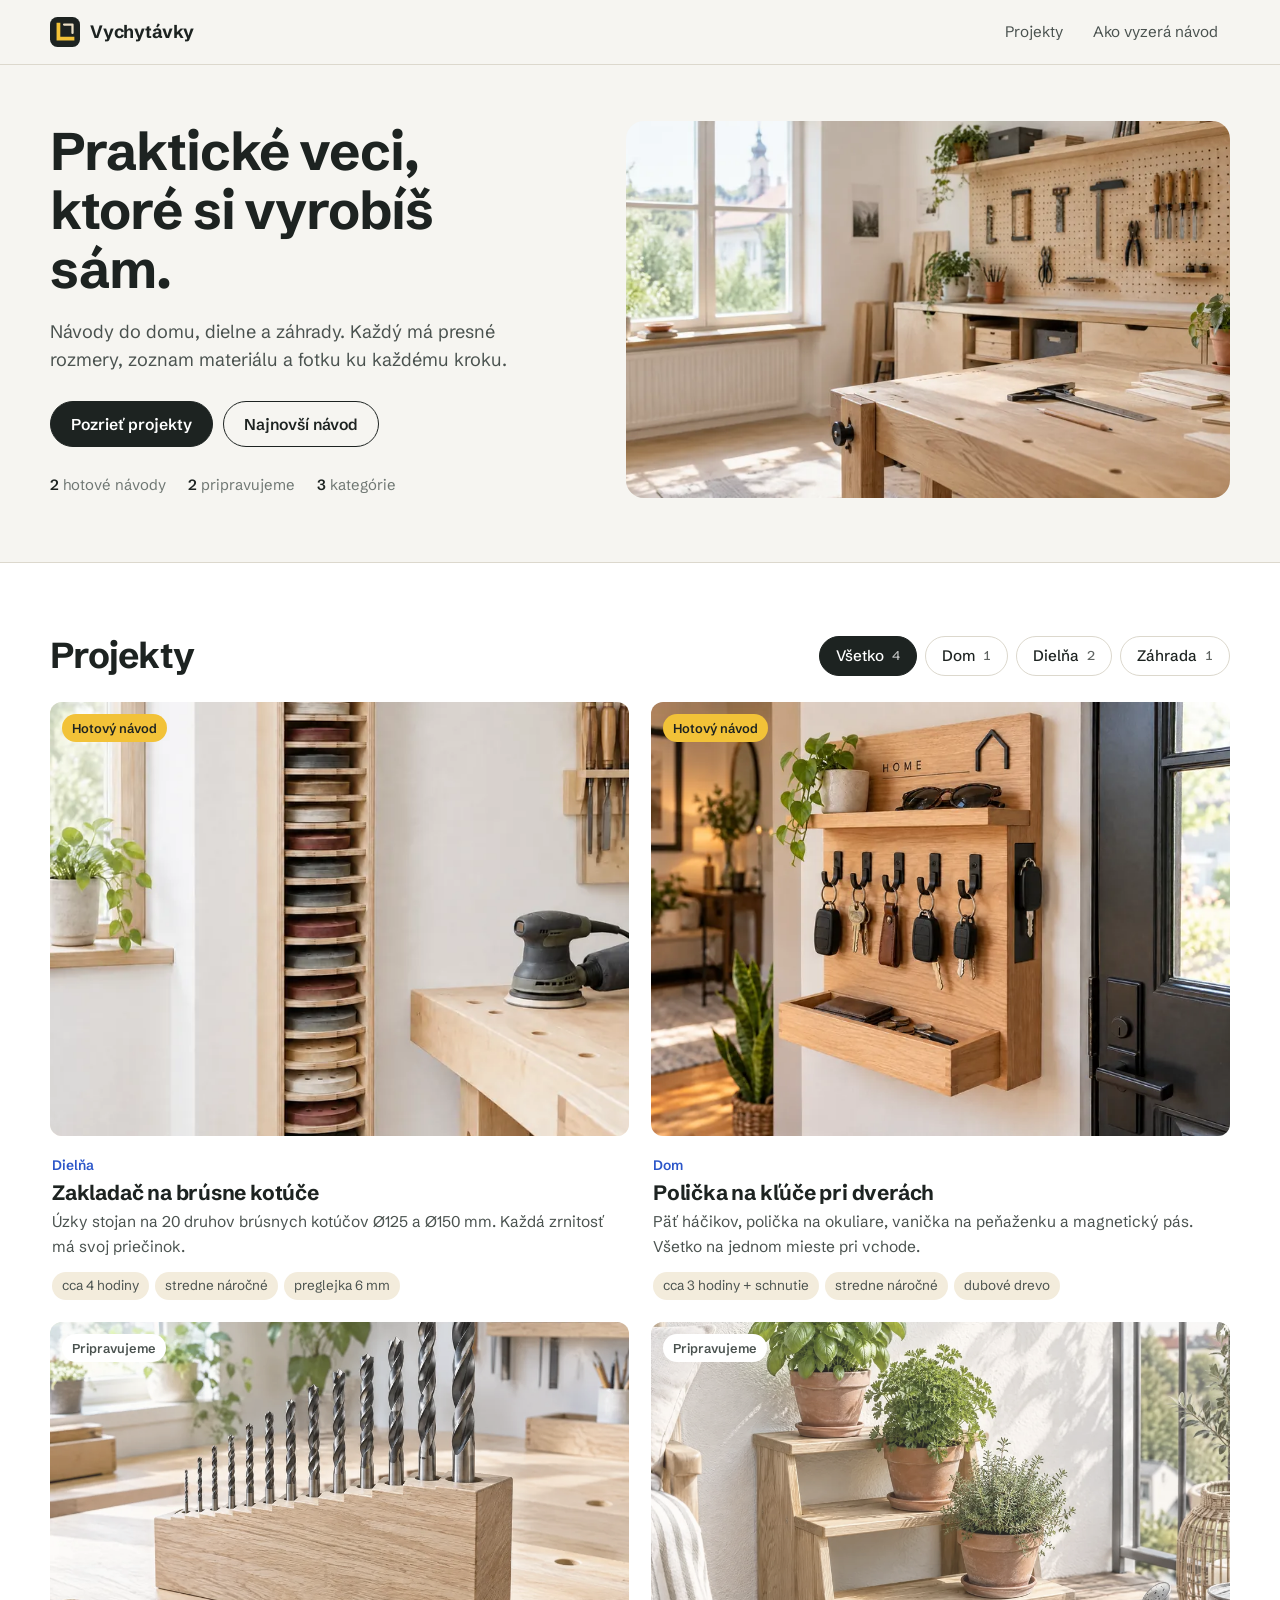
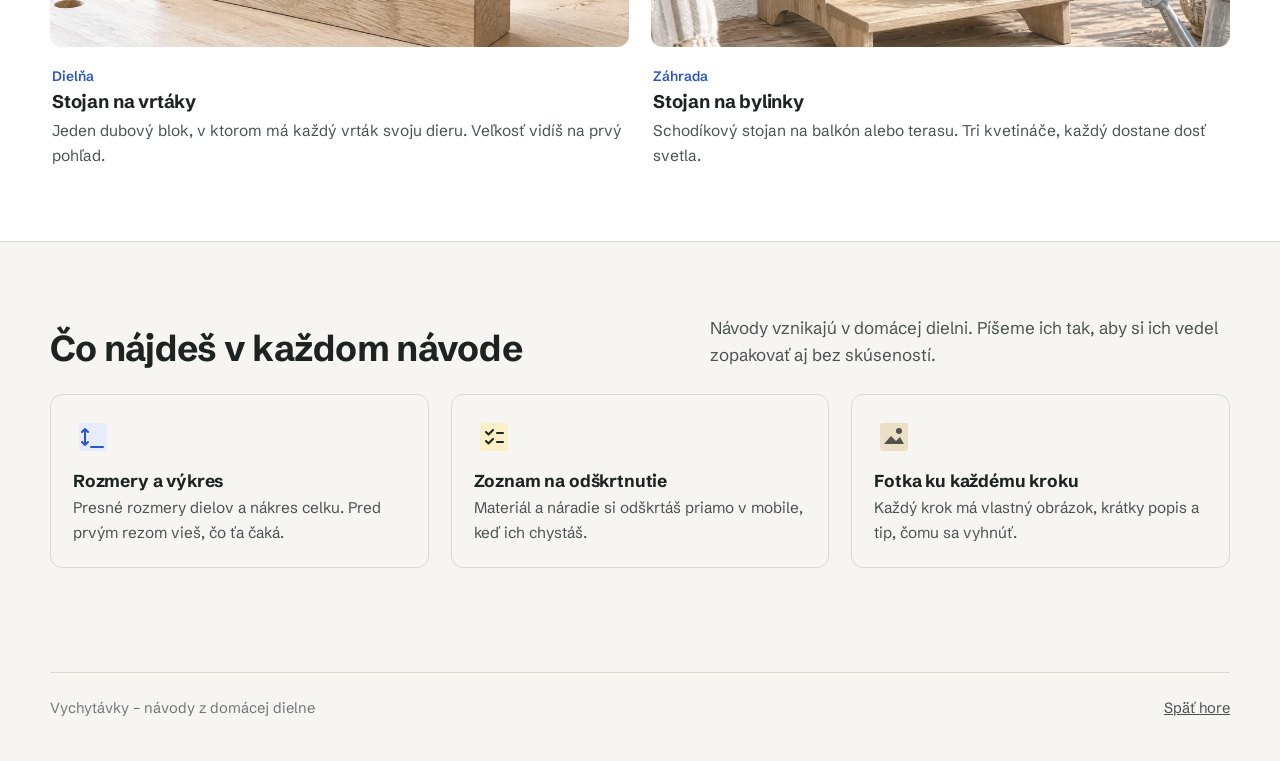
<file: index.html>
<!doctype html>
<html lang="sk">
<head>
  <meta charset="utf-8">
  <meta name="viewport" content="width=device-width, initial-scale=1">
  <meta name="google-site-verification" content="iGzv3spyQJXkOTl5NkWvSVwA8FDV4RUuvFECY6V-K7I" />
  <title>Vychytávky – návody z domácej dielne</title>
  <meta name="description" content="Praktické projekty do domu, dielne a záhrady. Každý návod má rozmery, zoznam materiálu a fotku ku každému kroku.">
  <meta name="theme-color" content="#f6f5f1">
  <link rel="preconnect" href="https://fonts.googleapis.com">
  <link rel="preconnect" href="https://fonts.gstatic.com" crossorigin>
  <link href="https://fonts.googleapis.com/css2?family=Schibsted+Grotesk:wght@400;500;600;700&display=swap" rel="stylesheet">
  <link rel="preload" as="image" href="assets/img/home-workshop.webp" imagesrcset="assets/img/home-workshop-960.webp 960w, assets/img/home-workshop.webp 1800w" imagesizes="(max-width: 820px) 100vw, 55vw">
  <link rel="stylesheet" href="site.css">
  <link rel="icon" href="assets/img/logo.svg" type="image/svg+xml">
</head>
<body>
  <a class="skip" href="#obsah">Preskočiť na obsah</a>

  <header class="site-header">
    <div class="wrap">
      <a class="logo" href="index.html" aria-label="Vychytávky – domov">
        <img class="logo-mark" src="assets/img/logo.svg" alt="" width="30" height="30">
        Vychytávky
      </a>
      <nav class="site-nav" aria-label="Hlavná navigácia">
        <a href="#projekty">Projekty</a>
        <a href="#navod" class="hide-sm">Ako vyzerá návod</a>
      </nav>
    </div>
  </header>

  <main id="obsah">
    <section class="home-hero">
      <div class="wrap">
        <div>
          <h1>Praktické veci, ktoré si vyrobíš sám.</h1>
          <p class="lead">Návody do domu, dielne a&nbsp;záhrady. Každý má presné rozmery, zoznam materiálu a&nbsp;fotku ku každému kroku.</p>
          <div class="actions">
            <a class="btn" href="#projekty">Pozrieť projekty</a>
            <a class="btn btn-ghost" href="key-shelf.html">Najnovší návod</a>
          </div>
          <ul class="hero-facts">
            <li><strong>2</strong> hotové návody</li>
            <li><strong>2</strong> pripravujeme</li>
            <li><strong>3</strong> kategórie</li>
          </ul>
        </div>
        <figure>
          <img src="assets/img/home-workshop.webp"
               srcset="assets/img/home-workshop-960.webp 960w, assets/img/home-workshop.webp 1800w"
               sizes="(max-width: 820px) 100vw, 55vw"
               width="1800" height="1018"
               alt="Svetlá domáca dielňa s pracovným stolom, uholníkom a narezanou preglejkou">
        </figure>
      </div>
    </section>

    <section class="section section-alt" id="projekty" aria-labelledby="projekty-title">
      <div class="wrap">
        <div class="section-head">
          <h2 id="projekty-title">Projekty</h2>
          <div class="filters" role="group" aria-label="Filtrovať podľa kategórie">
            <button class="chip" type="button" data-filter="all" aria-pressed="true">Všetko <span class="count">4</span></button>
            <button class="chip" type="button" data-filter="dom" aria-pressed="false">Dom <span class="count">1</span></button>
            <button class="chip" type="button" data-filter="dielna" aria-pressed="false">Dielňa <span class="count">2</span></button>
            <button class="chip" type="button" data-filter="zahrada" aria-pressed="false">Záhrada <span class="count">1</span></button>
          </div>
        </div>

        <div class="projects" id="projectGrid">
          <article class="card is-ready" data-category="dielna">
            <a class="card-link" href="sandpaper.html" aria-label="Zakladač na brúsne kotúče – otvoriť návod"></a>
            <div class="card-media">
              <img src="assets/img/sandpaper-rack-700.webp" width="700" height="938" alt="Úzky stojan z preglejky s brúsnymi kotúčmi na stene dielne" loading="lazy" style="aspect-ratio:4/3;object-position:center 35%">
              <span class="badge">Hotový návod</span>
            </div>
            <div class="card-body">
              <span class="card-cat">Dielňa</span>
              <h3>Zakladač na brúsne kotúče</h3>
              <p>Úzky stojan na 20 druhov brúsnych kotúčov Ø125 a Ø150 mm. Každá zrnitosť má svoj priečinok.</p>
              <ul class="meta">
                <li>cca 4 hodiny</li>
                <li>stredne náročné</li>
                <li>preglejka 6 mm</li>
              </ul>
            </div>
          </article>

          <article class="card is-ready" data-category="dom">
            <a class="card-link" href="key-shelf.html" aria-label="Polička na kľúče pri dverách – otvoriť návod"></a>
            <div class="card-media">
              <img src="assets/img/key-shelf-800.webp" width="800" height="597" alt="Dubová polička s piatimi háčikmi na kľúče a vaničkou pri vchodových dverách" loading="lazy">
              <span class="badge">Hotový návod</span>
            </div>
            <div class="card-body">
              <span class="card-cat">Dom</span>
              <h3>Polička na kľúče pri dverách</h3>
              <p>Päť háčikov, polička na okuliare, vanička na peňaženku a magnetický pás. Všetko na jednom mieste pri vchode.</p>
              <ul class="meta">
                <li>cca 3 hodiny + schnutie</li>
                <li>stredne náročné</li>
                <li>dubové drevo</li>
              </ul>
            </div>
          </article>

          <article class="card is-soon" data-category="dielna">
            <div class="card-media">
              <img src="assets/img/drill-holder.webp" width="1000" height="747" alt="Dubový blok s vyvŕtanými otvormi, v ktorých stoja vrtáky od najmenšieho po najväčší" loading="lazy">
              <span class="badge">Pripravujeme</span>
            </div>
            <div class="card-body">
              <span class="card-cat">Dielňa</span>
              <h3>Stojan na vrtáky</h3>
              <p>Jeden dubový blok, v ktorom má každý vrták svoju dieru. Veľkosť vidíš na prvý pohľad.</p>
            </div>
          </article>

          <article class="card is-soon" data-category="zahrada">
            <div class="card-media">
              <img src="assets/img/herb-stand.webp" width="1000" height="747" alt="Drevený schodíkový stojan s tromi kvetináčmi byliniek na balkóne" loading="lazy">
              <span class="badge">Pripravujeme</span>
            </div>
            <div class="card-body">
              <span class="card-cat">Záhrada</span>
              <h3>Stojan na bylinky</h3>
              <p>Schodíkový stojan na balkón alebo terasu. Tri kvetináče, každý dostane dosť svetla.</p>
            </div>
          </article>

          <p class="empty" id="emptyState" hidden>V tejto kategórii zatiaľ nič nie je. Skús inú.</p>
        </div>
      </div>
    </section>

    <section class="section" id="navod" aria-labelledby="navod-title">
      <div class="wrap">
        <div class="section-head">
          <h2 id="navod-title">Čo nájdeš v každom návode</h2>
          <p>Návody vznikajú v domácej dielni. Píšeme ich tak, aby si ich vedel zopakovať aj bez skúseností.</p>
        </div>
        <ul class="how">
          <li>
            <svg viewBox="0 0 40 40" aria-hidden="true"><rect x="6" y="6" width="28" height="28" rx="3" fill="#e6ecfa"/><path d="M12 28V12M12 12l-3 3M12 12l3 3M12 28l-3-3M12 28l3-3M18 30h12" stroke="#2b56c9" stroke-width="2" fill="none" stroke-linecap="round" stroke-linejoin="round"/></svg>
            <h3>Rozmery a výkres</h3>
            <p>Presné rozmery dielov a nákres celku. Pred prvým rezom vieš, čo ťa čaká.</p>
          </li>
          <li>
            <svg viewBox="0 0 40 40" aria-hidden="true"><rect x="6" y="6" width="28" height="28" rx="3" fill="#fbefc8"/><path d="M12 15l2.5 2.5L19 13M12 24l2.5 2.5L19 22M23 16h6M23 25h6" stroke="#1d2321" stroke-width="2" fill="none" stroke-linecap="round" stroke-linejoin="round"/></svg>
            <h3>Zoznam na odškrtnutie</h3>
            <p>Materiál a náradie si odškrtáš priamo v mobile, keď ich chystáš.</p>
          </li>
          <li>
            <svg viewBox="0 0 40 40" aria-hidden="true"><rect x="6" y="6" width="28" height="28" rx="3" fill="#ebdfc6"/><path d="M10 27l7-8 5 5 4-4 4 7z" fill="#1d2321" opacity=".75"/><circle cx="25" cy="14" r="3" fill="#1d2321" opacity=".75"/></svg>
            <h3>Fotka ku každému kroku</h3>
            <p>Každý krok má vlastný obrázok, krátky popis a tip, čomu sa vyhnúť.</p>
          </li>
        </ul>
      </div>
    </section>
  </main>

  <footer class="site-footer">
    <div class="wrap">
      <span>Vychytávky – návody z domácej dielne</span>
      <a href="#obsah">Späť hore</a>
    </div>
  </footer>

  <script src="site.js" defer></script>
</body>
</html>
</file>
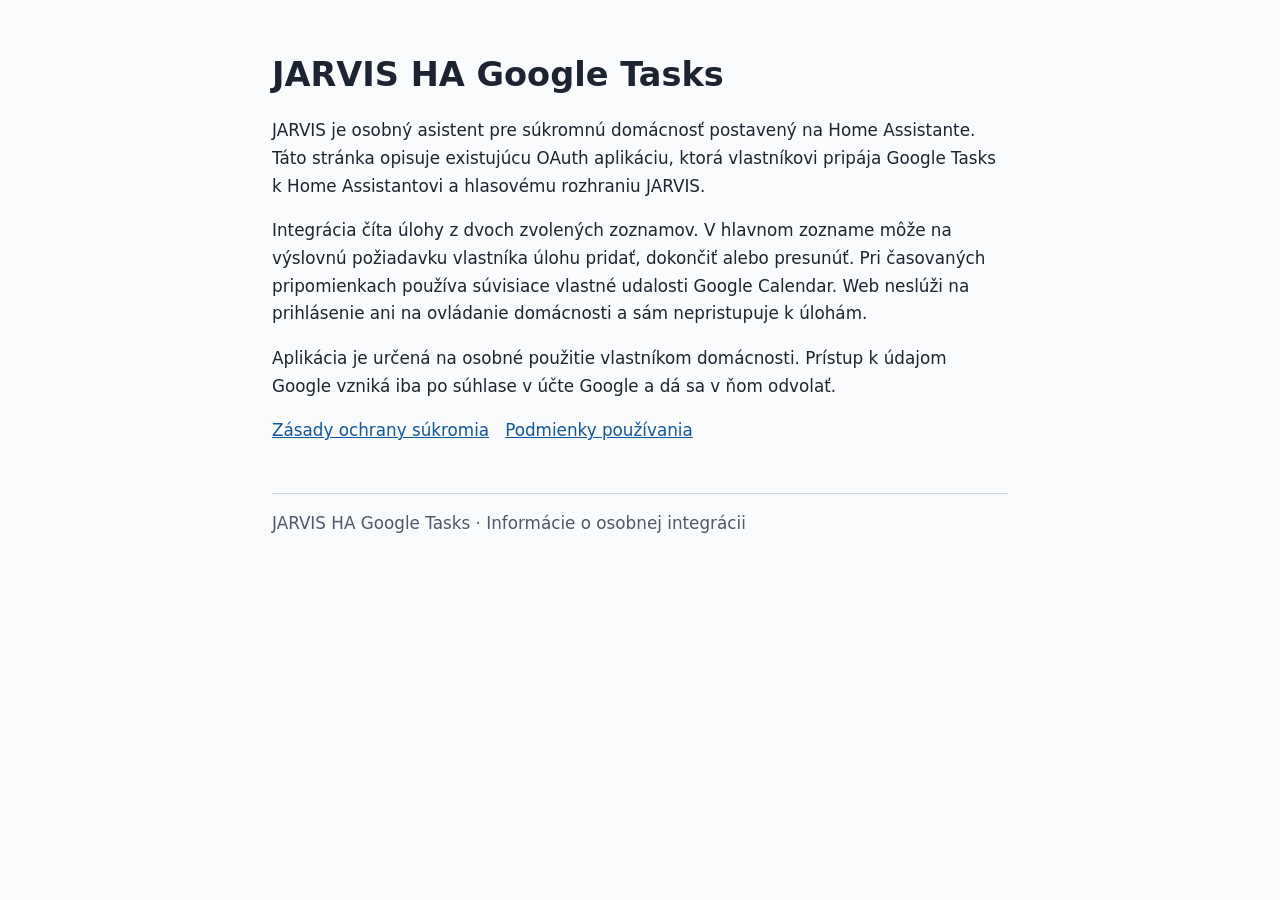
<file: jarvis/index.html>
<!doctype html>
<html lang="sk">
<head>
  <meta charset="utf-8">
  <meta name="viewport" content="width=device-width, initial-scale=1">
  <title>JARVIS HA Google Tasks – osobná integrácia</title>
  <meta name="description" content="Informácie o osobnej integrácii Google Tasks a Google Calendar v domácnosti JARVIS.">
  <style>body{font:1.05rem/1.65 system-ui,sans-serif;max-width:46rem;margin:0 auto;padding:2rem 1.25rem;color:#1b2430;background:#fafbfc}a{color:#12569c}nav{display:flex;gap:1rem;flex-wrap:wrap}h1{line-height:1.2}footer{margin-top:3rem;border-top:1px solid #ccd3dc;padding-top:1rem;color:#4d5968}</style>
</head>
<body>
  <main>
    <h1>JARVIS HA Google Tasks</h1>
    <p>JARVIS je osobný asistent pre súkromnú domácnosť postavený na Home Assistante. Táto stránka opisuje existujúcu OAuth aplikáciu, ktorá vlastníkovi pripája Google Tasks k Home Assistantovi a hlasovému rozhraniu JARVIS.</p>
    <p>Integrácia číta úlohy z dvoch zvolených zoznamov. V hlavnom zozname môže na výslovnú požiadavku vlastníka úlohu pridať, dokončiť alebo presunúť. Pri časovaných pripomienkach používa súvisiace vlastné udalosti Google Calendar. Web neslúži na prihlásenie ani na ovládanie domácnosti a sám nepristupuje k úlohám.</p>
    <p>Aplikácia je určená na osobné použitie vlastníkom domácnosti. Prístup k údajom Google vzniká iba po súhlase v účte Google a dá sa v ňom odvolať.</p>
    <nav aria-label="Informácie o aplikácii">
      <a href="privacy.html">Zásady ochrany súkromia</a>
      <a href="terms.html">Podmienky používania</a>
    </nav>
  </main>
  <footer>JARVIS HA Google Tasks · Informácie o osobnej integrácii</footer>
</body>
</html>
</file>
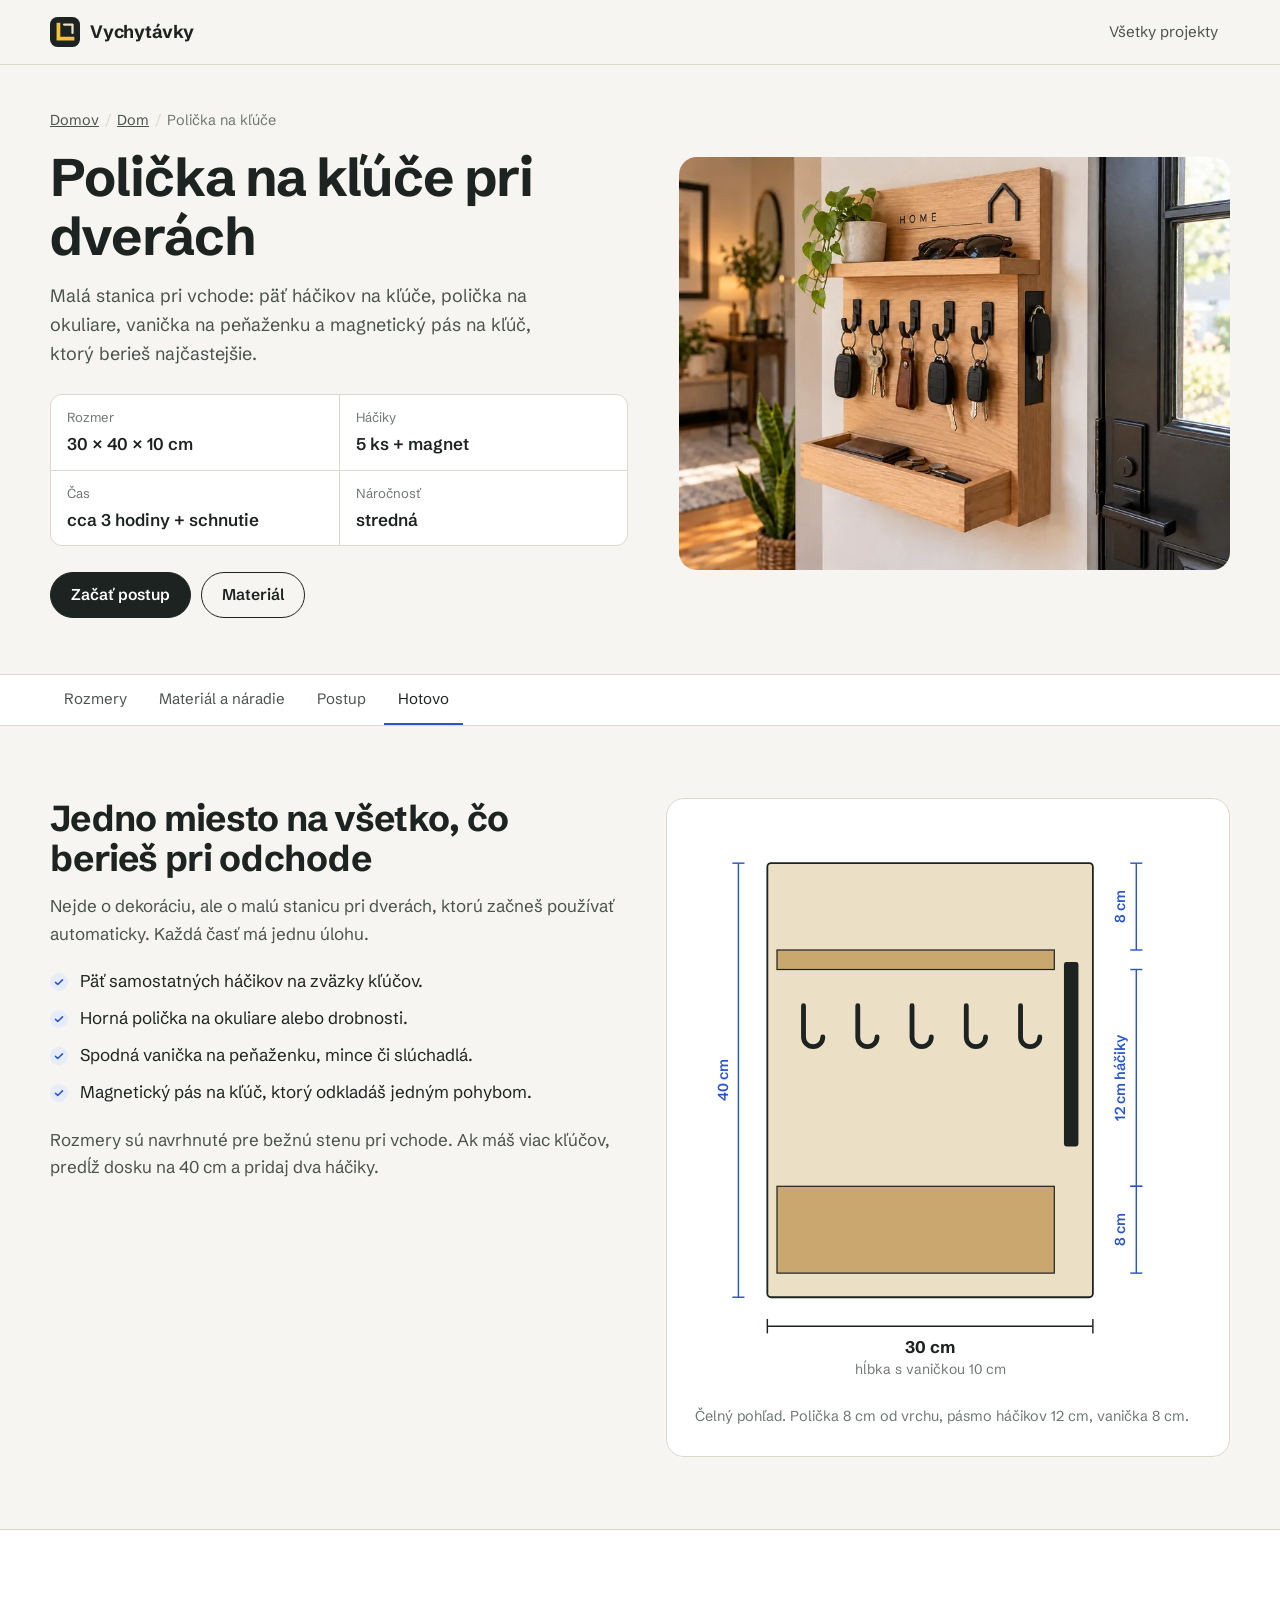
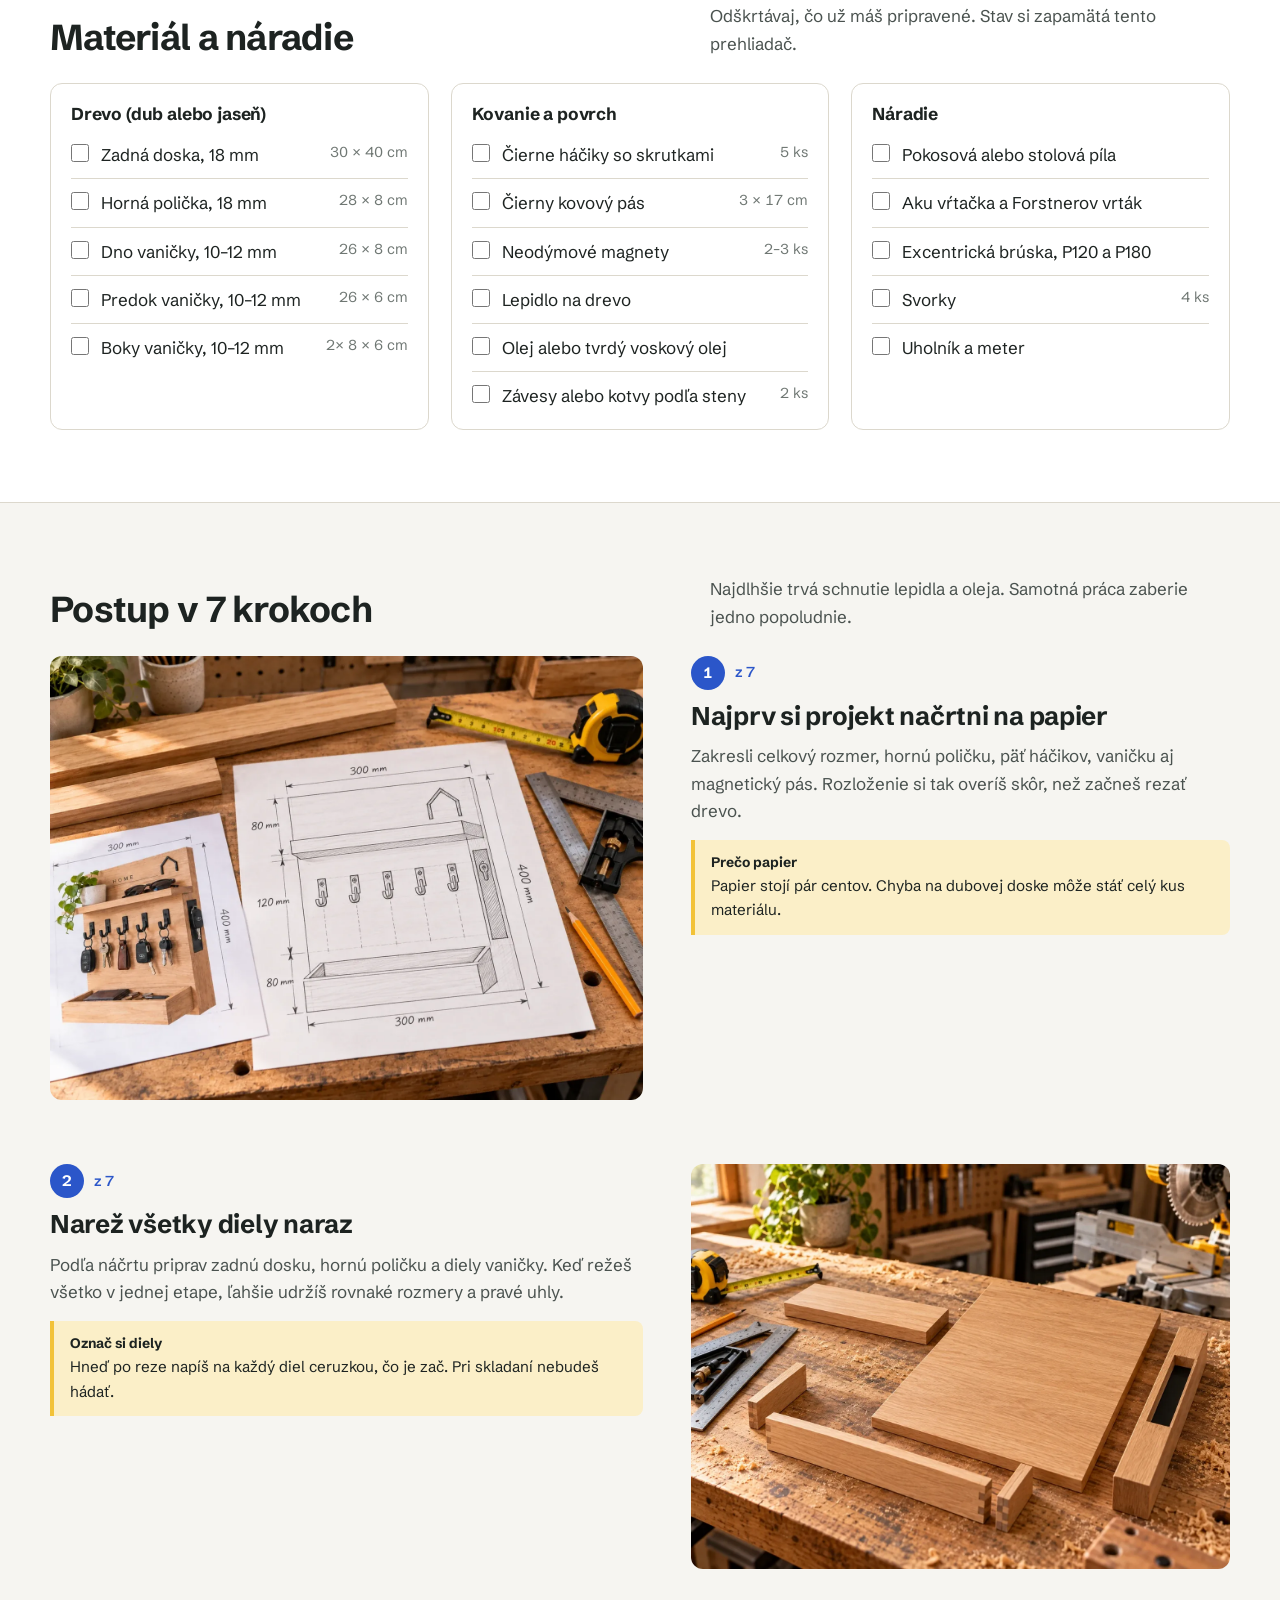
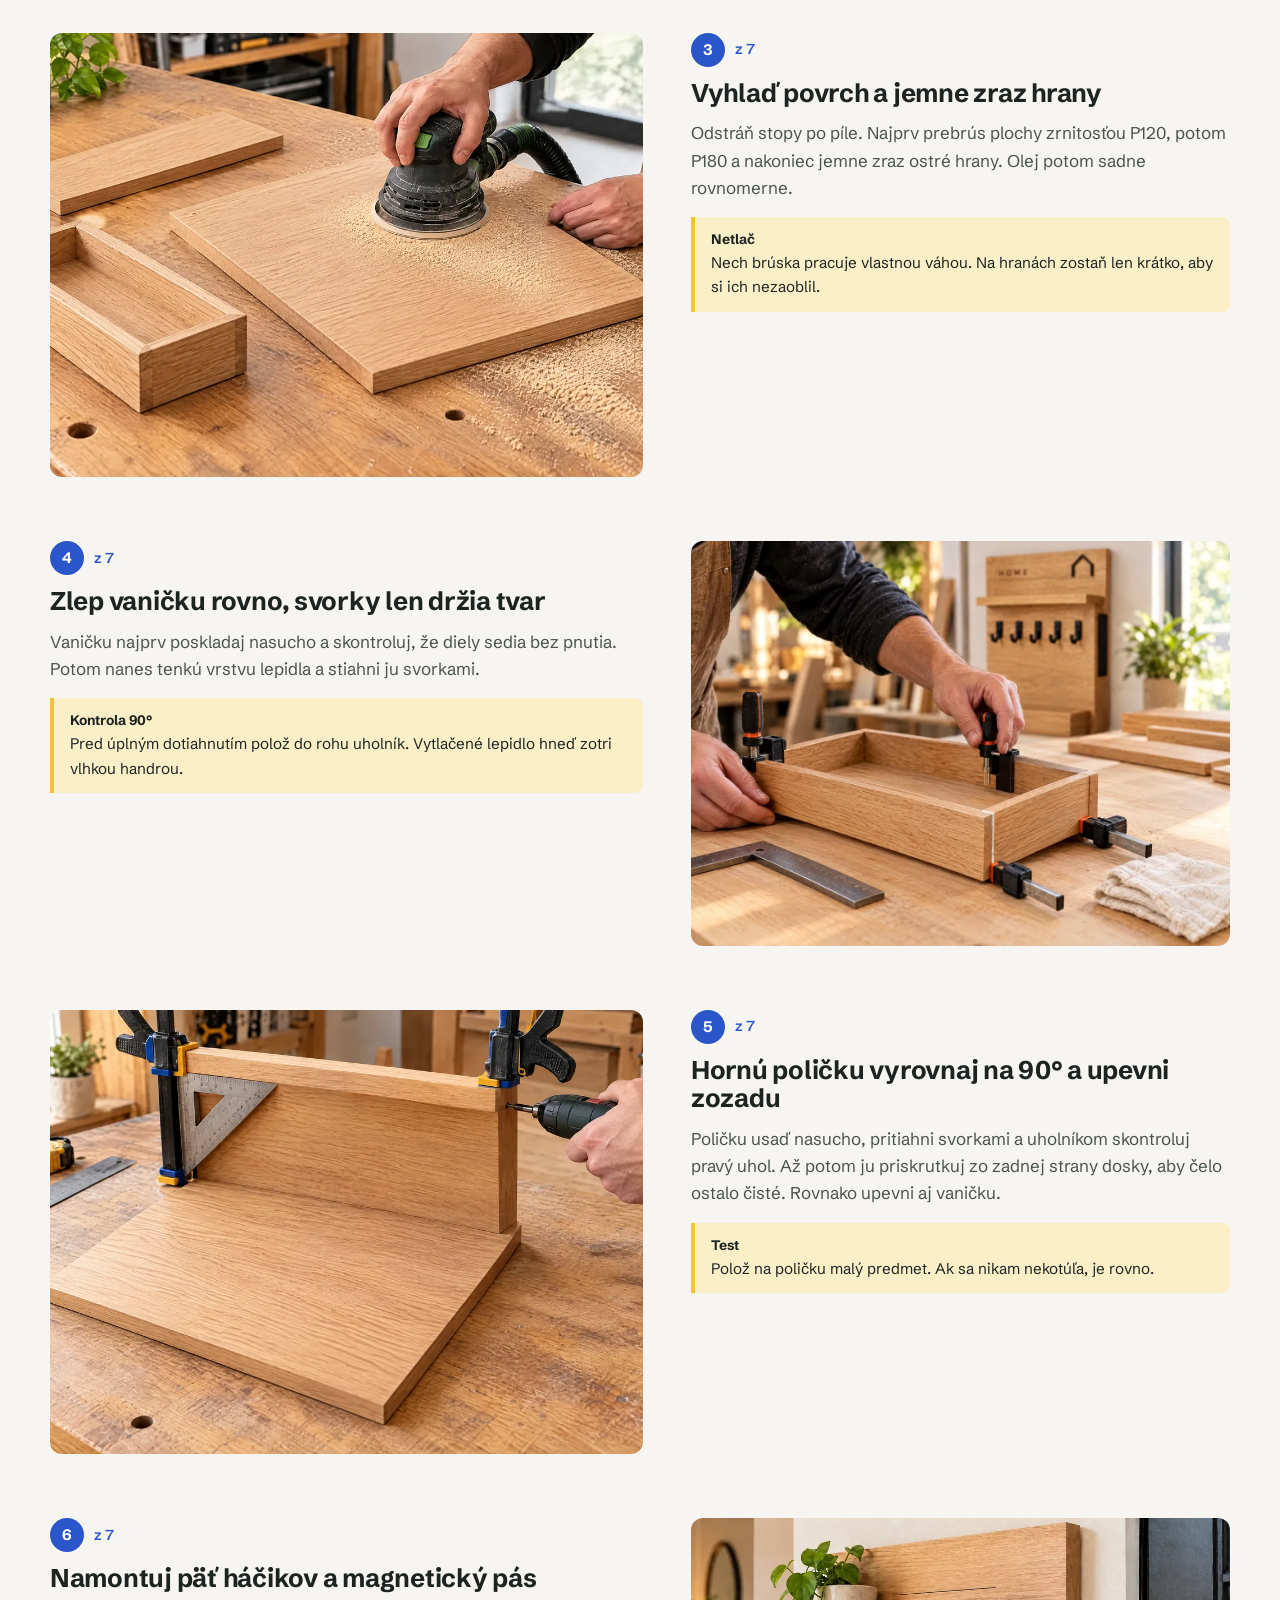
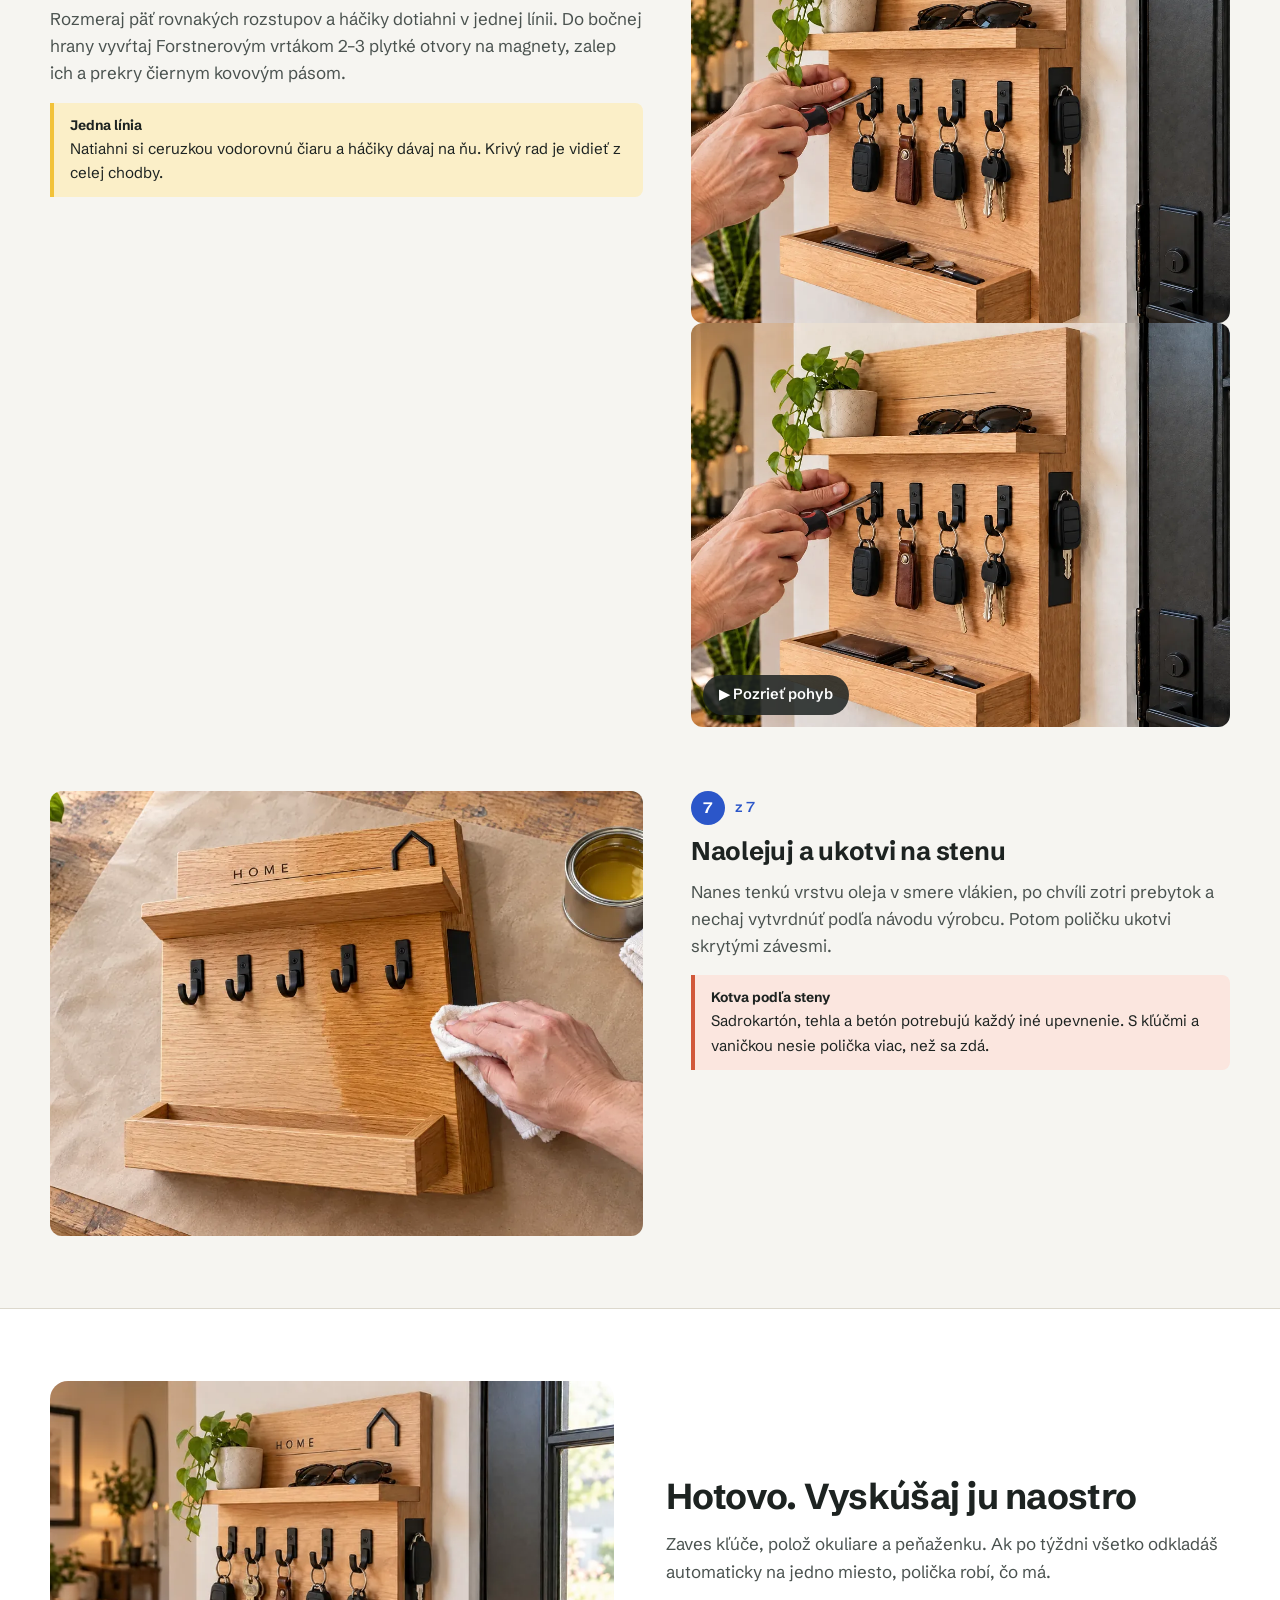
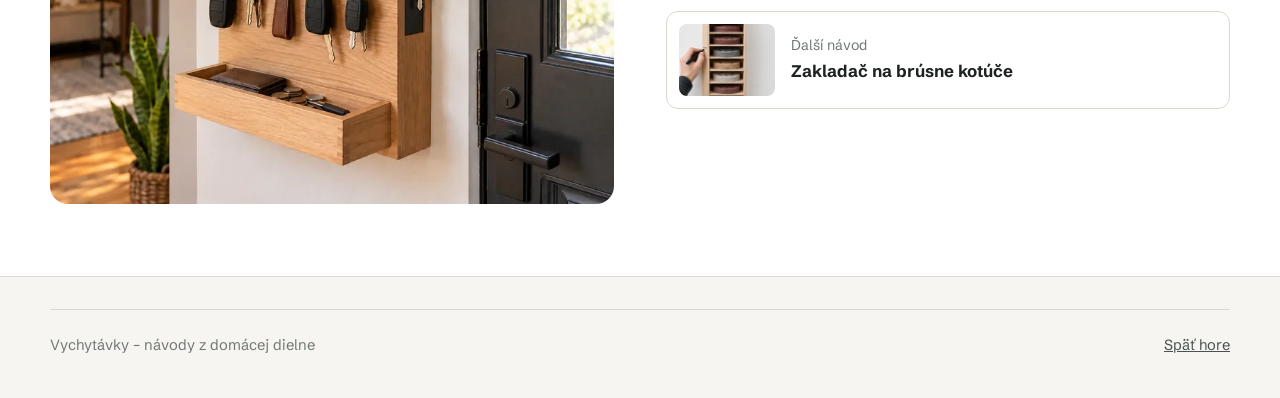
<file: key-shelf.html>
<!doctype html>
<html lang="sk">
<head>
  <meta charset="utf-8">
  <meta name="viewport" content="width=device-width, initial-scale=1">
  <title>Polička na kľúče pri dverách – Vychytávky</title>
  <meta name="description" content="Návod na dubovú poličku na kľúče s piatimi háčikmi, poličkou, vaničkou a magnetickým pásom. Rozmery, materiál a 7 krokov s fotkami.">
  <meta name="theme-color" content="#f6f5f1">
  <link rel="preconnect" href="https://fonts.googleapis.com">
  <link rel="preconnect" href="https://fonts.gstatic.com" crossorigin>
  <link href="https://fonts.googleapis.com/css2?family=Schibsted+Grotesk:wght@400;500;600;700&display=swap" rel="stylesheet">
  <link rel="stylesheet" href="site.css">
  <link rel="icon" href="assets/img/logo.svg" type="image/svg+xml">
</head>
<body>
  <a class="skip" href="#obsah">Preskočiť na obsah</a>

  <header class="site-header">
    <div class="wrap">
      <a class="logo" href="index.html" aria-label="Vychytávky – domov">
        <img class="logo-mark" src="assets/img/logo.svg" alt="" width="30" height="30">
        Vychytávky
      </a>
      <nav class="site-nav" aria-label="Hlavná navigácia">
        <a href="index.html#projekty">Všetky projekty</a>
      </nav>
    </div>
  </header>

  <main id="obsah">
    <section class="guide-hero is-wide">
      <div class="wrap">
        <div>
          <ol class="crumbs">
            <li><a href="index.html">Domov</a></li>
            <li><a href="index.html#projekty">Dom</a></li>
            <li aria-current="page">Polička na kľúče</li>
          </ol>
          <h1>Polička na kľúče pri dverách</h1>
          <p class="lead">Malá stanica pri vchode: päť háčikov na kľúče, polička na okuliare, vanička na peňaženku a magnetický pás na kľúč, ktorý berieš najčastejšie.</p>
          <dl class="facts">
            <div><dt>Rozmer</dt><dd>30 × 40 × 10 cm</dd></div>
            <div><dt>Háčiky</dt><dd>5 ks + magnet</dd></div>
            <div><dt>Čas</dt><dd>cca 3 hodiny + schnutie</dd></div>
            <div><dt>Náročnosť</dt><dd>stredná</dd></div>
          </dl>
          <div class="actions">
            <a class="btn" href="#postup">Začať postup</a>
            <a class="btn btn-ghost" href="#material">Materiál</a>
          </div>
        </div>
        <figure>
          <img src="assets/img/key-shelf.webp"
               srcset="assets/img/key-shelf-800.webp 800w, assets/img/key-shelf.webp 1400w"
               sizes="(max-width: 860px) 100vw, 48vw"
               width="1400" height="1045"
               alt="Dubová polička pri vchodových dverách s piatimi čiernymi háčikmi, kľúčmi, vaničkou a magnetickým pásom"
               fetchpriority="high">
        </figure>
      </div>
    </section>

    <nav class="guide-nav" aria-label="Časti návodu">
      <div class="wrap">
        <a href="#rozmery">Rozmery</a>
        <a href="#material">Materiál a náradie</a>
        <a href="#postup">Postup</a>
        <a href="#hotovo">Hotovo</a>
      </div>
    </nav>

    <section class="section" id="rozmery" aria-labelledby="rozmery-title">
      <div class="wrap split">
        <div class="prose">
          <h2 id="rozmery-title">Jedno miesto na všetko, čo berieš pri odchode</h2>
          <p>Nejde o dekoráciu, ale o malú stanicu pri dverách, ktorú začneš používať automaticky. Každá časť má jednu úlohu.</p>
          <ul class="ticks">
            <li>Päť samostatných háčikov na zväzky kľúčov.</li>
            <li>Horná polička na okuliare alebo drobnosti.</li>
            <li>Spodná vanička na peňaženku, mince či slúchadlá.</li>
            <li>Magnetický pás na kľúč, ktorý odkladáš jedným pohybom.</li>
          </ul>
          <p style="margin-top:20px">Rozmery sú navrhnuté pre bežnú stenu pri vchode. Ak máš viac kľúčov, predĺž dosku na 40 cm a pridaj dva háčiky.</p>
        </div>
        <figure class="drawing">
          <svg viewBox="0 0 420 470" role="img" aria-labelledby="ksTitle ksDesc" font-family="Schibsted Grotesk, system-ui, sans-serif">
<title id="ksTitle">Čelný pohľad na poličku s rozmermi</title>
<desc id="ksDesc">Zadná doska 30 krát 40 cm. Horná polička 8 cm od vrchu, pod ňou pásmo s piatimi háčikmi vysoké 12 cm, dole vanička vysoká 8 cm. Vpravo zvislý čierny magnetický pás.</desc>
<rect x="60" y="30" width="270" height="360" rx="3" fill="#ebdfc6" stroke="#1d2321" stroke-width="1.5"/>
<rect x="68" y="102" width="230" height="16.2" fill="#c9a76f" stroke="#1d2321" stroke-width="1"/>
<path d="M90 148.2 v26 a8 8 0 0 0 16 0" fill="none" stroke="#1d2321" stroke-width="4" stroke-linecap="round"/>
<path d="M135 148.2 v26 a8 8 0 0 0 16 0" fill="none" stroke="#1d2321" stroke-width="4" stroke-linecap="round"/>
<path d="M180 148.2 v26 a8 8 0 0 0 16 0" fill="none" stroke="#1d2321" stroke-width="4" stroke-linecap="round"/>
<path d="M225 148.2 v26 a8 8 0 0 0 16 0" fill="none" stroke="#1d2321" stroke-width="4" stroke-linecap="round"/>
<path d="M270 148.2 v26 a8 8 0 0 0 16 0" fill="none" stroke="#1d2321" stroke-width="4" stroke-linecap="round"/>
<rect x="306" y="112" width="12" height="153" rx="2" fill="#1d2321"/>
<rect x="68" y="298" width="230" height="72" fill="#c9a76f" stroke="#1d2321" stroke-width="1"/>
<g stroke="#2b56c9" stroke-width="1.2"><line x1="36" y1="30" x2="36" y2="390"/><line x1="31" y1="30" x2="41" y2="30"/><line x1="31" y1="390" x2="41" y2="390"/></g>
<text transform="translate(27 210) rotate(-90)" text-anchor="middle" font-size="12" font-weight="600" fill="#2b56c9">40 cm</text>
<g stroke="#2b56c9" stroke-width="1.2"><line x1="366.0" y1="30" x2="366.0" y2="102"/><line x1="361.0" y1="30" x2="371.0" y2="30"/><line x1="361.0" y1="102" x2="371.0" y2="102"/></g>
<text transform="translate(357.0 66) rotate(-90)" text-anchor="middle" font-size="12" font-weight="600" fill="#2b56c9">8 cm</text>
<g stroke="#2b56c9" stroke-width="1.2"><line x1="366.0" y1="118.2" x2="366.0" y2="298"/><line x1="361.0" y1="118.2" x2="371.0" y2="118.2"/><line x1="361.0" y1="298" x2="371.0" y2="298"/></g>
<text transform="translate(357.0 208.1) rotate(-90)" text-anchor="middle" font-size="12" font-weight="600" fill="#2b56c9">12 cm háčiky</text>
<g stroke="#2b56c9" stroke-width="1.2"><line x1="366.0" y1="298" x2="366.0" y2="370"/><line x1="361.0" y1="298" x2="371.0" y2="298"/><line x1="361.0" y1="370" x2="371.0" y2="370"/></g>
<text transform="translate(357.0 334) rotate(-90)" text-anchor="middle" font-size="12" font-weight="600" fill="#2b56c9">8 cm</text>
<g stroke="#1d2321" stroke-width="1.2"><line x1="60" y1="414.0" x2="330" y2="414.0"/><line x1="60" y1="408.0" x2="60" y2="420.0"/><line x1="330" y1="408.0" x2="330" y2="420.0"/></g>
<text x="195" y="436.0" text-anchor="middle" font-size="14" font-weight="700" fill="#1d2321">30 cm</text>
<text x="195" y="454.0" text-anchor="middle" font-size="11.5" fill="#6f7773">hĺbka s vaničkou 10 cm</text>
</svg>
          <figcaption>Čelný pohľad. Polička 8 cm od vrchu, pásmo háčikov 12 cm, vanička 8 cm.</figcaption>
        </figure>
      </div>
    </section>

    <section class="section section-alt" id="material" aria-labelledby="material-title">
      <div class="wrap">
        <div class="section-head">
          <h2 id="material-title">Materiál a náradie</h2>
          <p>Odškrtávaj, čo už máš pripravené. Stav si zapamätá tento prehliadač.</p>
        </div>
        <div class="lists">
          <div class="list-card">
            <h3>Drevo (dub alebo jaseň)</h3>
            <ul class="check" data-checklist="keyshelf-wood">
              <li><label><input type="checkbox"><span class="what">Zadná doska, 18 mm</span><span class="qty">30 × 40 cm</span></label></li>
              <li><label><input type="checkbox"><span class="what">Horná polička, 18 mm</span><span class="qty">28 × 8 cm</span></label></li>
              <li><label><input type="checkbox"><span class="what">Dno vaničky, 10–12 mm</span><span class="qty">26 × 8 cm</span></label></li>
              <li><label><input type="checkbox"><span class="what">Predok vaničky, 10–12 mm</span><span class="qty">26 × 6 cm</span></label></li>
              <li><label><input type="checkbox"><span class="what">Boky vaničky, 10–12 mm</span><span class="qty">2× 8 × 6 cm</span></label></li>
            </ul>
          </div>
          <div class="list-card">
            <h3>Kovanie a povrch</h3>
            <ul class="check" data-checklist="keyshelf-hw">
              <li><label><input type="checkbox"><span class="what">Čierne háčiky so skrutkami</span><span class="qty">5 ks</span></label></li>
              <li><label><input type="checkbox"><span class="what">Čierny kovový pás</span><span class="qty">3 × 17 cm</span></label></li>
              <li><label><input type="checkbox"><span class="what">Neodýmové magnety</span><span class="qty">2–3 ks</span></label></li>
              <li><label><input type="checkbox"><span class="what">Lepidlo na drevo</span></label></li>
              <li><label><input type="checkbox"><span class="what">Olej alebo tvrdý voskový olej</span></label></li>
              <li><label><input type="checkbox"><span class="what">Závesy alebo kotvy podľa steny</span><span class="qty">2 ks</span></label></li>
            </ul>
          </div>
          <div class="list-card">
            <h3>Náradie</h3>
            <ul class="check" data-checklist="keyshelf-tools">
              <li><label><input type="checkbox"><span class="what">Pokosová alebo stolová píla</span></label></li>
              <li><label><input type="checkbox"><span class="what">Aku vŕtačka a Forstnerov vrták</span></label></li>
              <li><label><input type="checkbox"><span class="what">Excentrická brúska, P120 a P180</span></label></li>
              <li><label><input type="checkbox"><span class="what">Svorky</span><span class="qty">4 ks</span></label></li>
              <li><label><input type="checkbox"><span class="what">Uholník a meter</span></label></li>
            </ul>
          </div>
        </div>
      </div>
    </section>

    <section class="section" id="postup" aria-labelledby="postup-title">
      <div class="wrap">
        <div class="section-head">
          <h2 id="postup-title">Postup v 7 krokoch</h2>
          <p>Najdlhšie trvá schnutie lepidla a oleja. Samotná práca zaberie jedno popoludnie.</p>
        </div>
        <ol class="steps">
          <li class="step">
            <figure class="step-media">
              <img src="assets/img/key-shelf-step-1.webp" width="1448" height="1086" loading="lazy" alt="Náčrt poličky s rozmermi 300 a 400 mm na papieri, vedľa uholník a ceruzka">
            </figure>
            <div>
              <span class="step-num"><b>1</b> z 7</span>
              <h3>Najprv si projekt načrtni na papier</h3>
              <p class="text">Zakresli celkový rozmer, hornú poličku, päť háčikov, vaničku aj magnetický pás. Rozloženie si tak overíš skôr, než začneš rezať drevo.</p>
              <p class="tip"><strong>Prečo papier</strong>Papier stojí pár centov. Chyba na dubovej doske môže stáť celý kus materiálu.</p>
            </div>
          </li>

          <li class="step">
            <figure class="step-media">
              <img src="assets/img/key-shelf-step-2.webp" width="1448" height="1086" loading="lazy" alt="Narezané dubové diely na pracovnom stole: zadná doska, polička a diely vaničky">
            </figure>
            <div>
              <span class="step-num"><b>2</b> z 7</span>
              <h3>Narež všetky diely naraz</h3>
              <p class="text">Podľa náčrtu priprav zadnú dosku, hornú poličku a diely vaničky. Keď režeš všetko v jednej etape, ľahšie udržíš rovnaké rozmery a pravé uhly.</p>
              <p class="tip"><strong>Označ si diely</strong>Hneď po reze napíš na každý diel ceruzkou, čo je zač. Pri skladaní nebudeš hádať.</p>
            </div>
          </li>

          <li class="step">
            <figure class="step-media">
              <img src="assets/img/key-shelf-step-3.webp" width="1400" height="792" loading="lazy" alt="Excentrická brúska brúsi obdĺžnikovú dubovú zadnú dosku, vedľa ležia polička a vanička">
            </figure>
            <div>
              <span class="step-num"><b>3</b> z 7</span>
              <h3>Vyhlaď povrch a jemne zraz hrany</h3>
              <p class="text">Odstráň stopy po píle. Najprv prebrús plochy zrnitosťou P120, potom P180 a nakoniec jemne zraz ostré hrany. Olej potom sadne rovnomerne.</p>
              <p class="tip"><strong>Netlač</strong>Nech brúska pracuje vlastnou váhou. Na hranách zostaň len krátko, aby si ich nezaoblil.</p>
            </div>
          </li>

          <li class="step">
            <figure class="step-media">
              <img src="assets/img/key-shelf-step-4.webp" width="1400" height="930" loading="lazy" alt="Zlepená vanička stiahnutá svorkami, vedľa uholník">
            </figure>
            <div>
              <span class="step-num"><b>4</b> z 7</span>
              <h3>Zlep vaničku rovno, svorky len držia tvar</h3>
              <p class="text">Vaničku najprv poskladaj nasucho a skontroluj, že diely sedia bez pnutia. Potom nanes tenkú vrstvu lepidla a stiahni ju svorkami.</p>
              <p class="tip"><strong>Kontrola 90°</strong>Pred úplným dotiahnutím polož do rohu uholník. Vytlačené lepidlo hneď zotri vlhkou handrou.</p>
            </div>
          </li>

          <li class="step">
            <figure class="step-media">
              <img src="assets/img/key-shelf-step-5.webp" width="1400" height="792" loading="lazy" alt="Horná polička pritiahnutá dvomi svorkami kolmo k zadnej doske, uholník v rohu a vŕtačka skrutkuje zozadu">
            </figure>
            <div>
              <span class="step-num"><b>5</b> z 7</span>
              <h3>Hornú poličku vyrovnaj na 90° a upevni zozadu</h3>
              <p class="text">Poličku usaď nasucho, pritiahni svorkami a uholníkom skontroluj pravý uhol. Až potom ju priskrutkuj zo zadnej strany dosky, aby čelo ostalo čisté. Rovnako upevni aj vaničku.</p>
              <p class="tip"><strong>Test</strong>Polož na poličku malý predmet. Ak sa nikam nekotúľa, je rovno.</p>
            </div>
          </li>

          <li class="step">
            <figure class="step-media" data-video>
              <img src="assets/img/key-shelf-step-6.webp" width="1400" height="792" loading="lazy" alt="Montáž čiernych háčikov skrutkovačom, vpravo magnetický pás s kľúčom">
              <video src="assets/videos/key-shelf-step-6.mp4" poster="assets/img/key-shelf-step-6.webp" muted playsinline loop preload="none" hidden aria-label="Krátke video zavesenia kľúčov na háčiky a magnet"></video>
              <button class="play" type="button">▶ Pozrieť pohyb</button>
            </figure>
            <div>
              <span class="step-num"><b>6</b> z 7</span>
              <h3>Namontuj päť háčikov a magnetický pás</h3>
              <p class="text">Rozmeraj päť rovnakých rozstupov a háčiky dotiahni v jednej línii. Do bočnej hrany vyvŕtaj Forstnerovým vrtákom 2–3 plytké otvory na magnety, zalep ich a prekry čiernym kovovým pásom.</p>
              <p class="tip"><strong>Jedna línia</strong>Natiahni si ceruzkou vodorovnú čiaru a háčiky dávaj na ňu. Krivý rad je vidieť z celej chodby.</p>
            </div>
          </li>

          <li class="step">
            <figure class="step-media">
              <img src="assets/img/key-shelf-step-7.webp" width="1400" height="792" loading="lazy" alt="Nanášanie oleja handričkou na hotovú poličku">
            </figure>
            <div>
              <span class="step-num"><b>7</b> z 7</span>
              <h3>Naolejuj a ukotvi na stenu</h3>
              <p class="text">Nanes tenkú vrstvu oleja v smere vlákien, po chvíli zotri prebytok a nechaj vytvrdnúť podľa návodu výrobcu. Potom poličku ukotvi skrytými závesmi.</p>
              <p class="tip warn"><strong>Kotva podľa steny</strong>Sadrokartón, tehla a betón potrebujú každý iné upevnenie. S kľúčmi a vaničkou nesie polička viac, než sa zdá.</p>
            </div>
          </li>
        </ol>
      </div>
    </section>

    <section class="section section-alt" id="hotovo" aria-labelledby="hotovo-title">
      <div class="wrap done">
        <img src="assets/img/key-shelf-800.webp" width="800" height="597" loading="lazy" alt="Hotová polička pri dverách s kľúčmi na háčikoch">
        <div class="prose">
          <h2 id="hotovo-title">Hotovo. Vyskúšaj ju naostro</h2>
          <p>Zaves kľúče, polož okuliare a peňaženku. Ak po týždni všetko odkladáš automaticky na jedno miesto, polička robí, čo má.</p>
          <a class="next-card" href="sandpaper.html">
            <img src="assets/img/sandpaper-step-6-800.webp" width="800" height="597" alt="" loading="lazy">
            <span><small>Ďalší návod</small><strong>Zakladač na brúsne kotúče</strong></span>
          </a>
        </div>
      </div>
    </section>
  </main>

  <footer class="site-footer">
    <div class="wrap">
      <span>Vychytávky – návody z domácej dielne</span>
      <a href="#obsah">Späť hore</a>
    </div>
  </footer>

  <script src="site.js" defer></script>
</body>
</html>
</file>
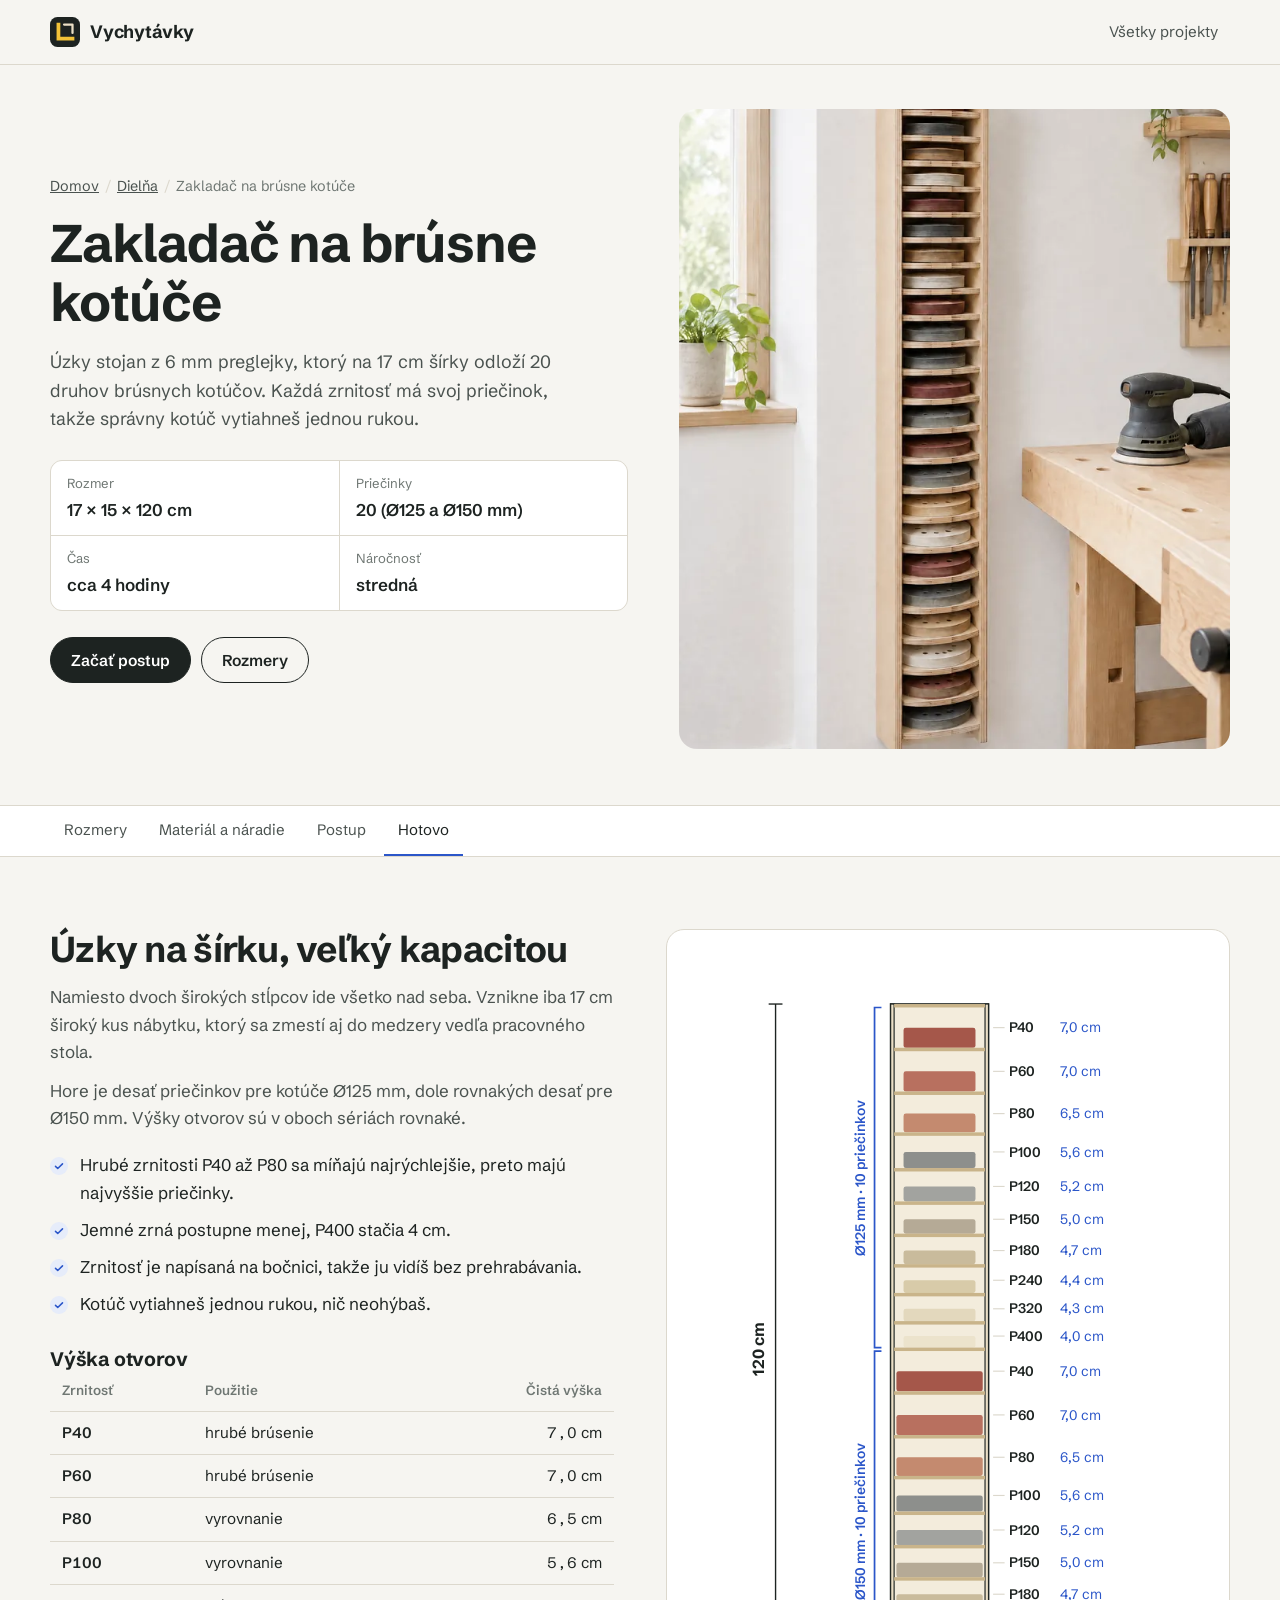
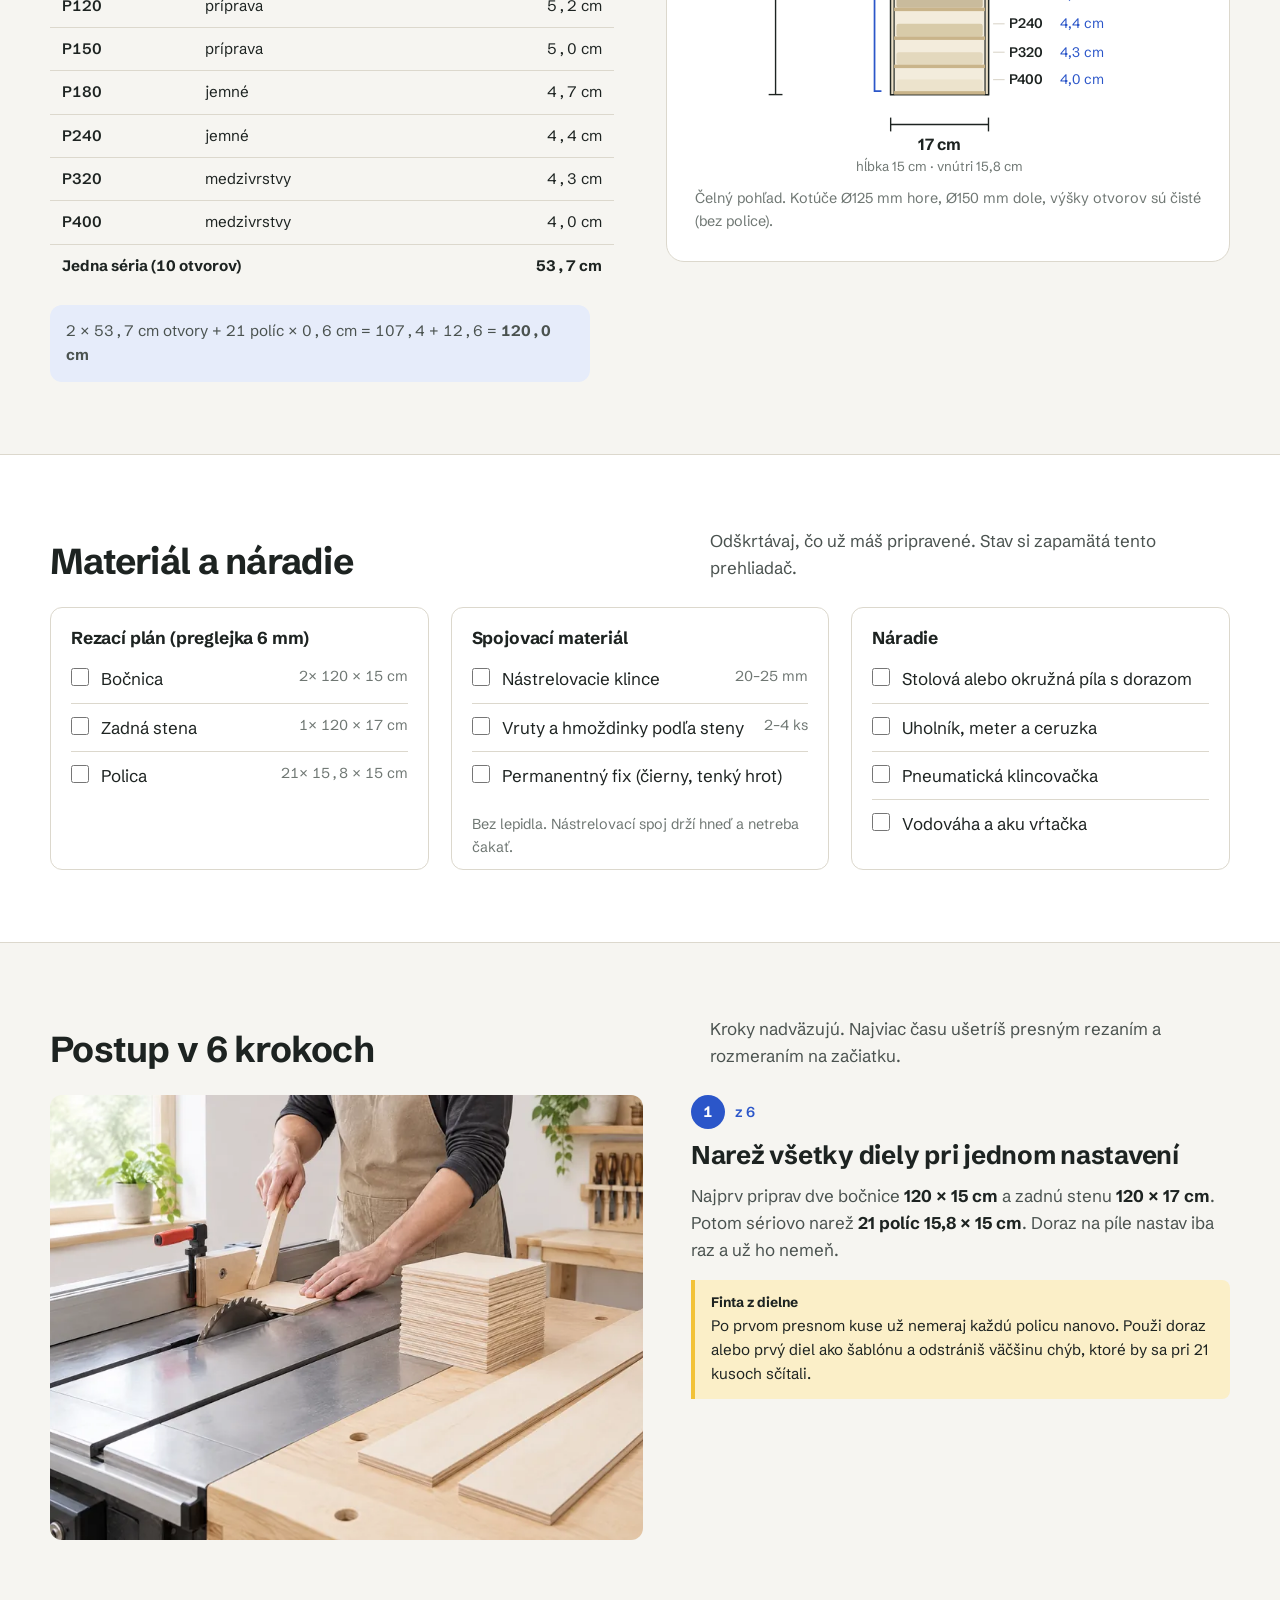
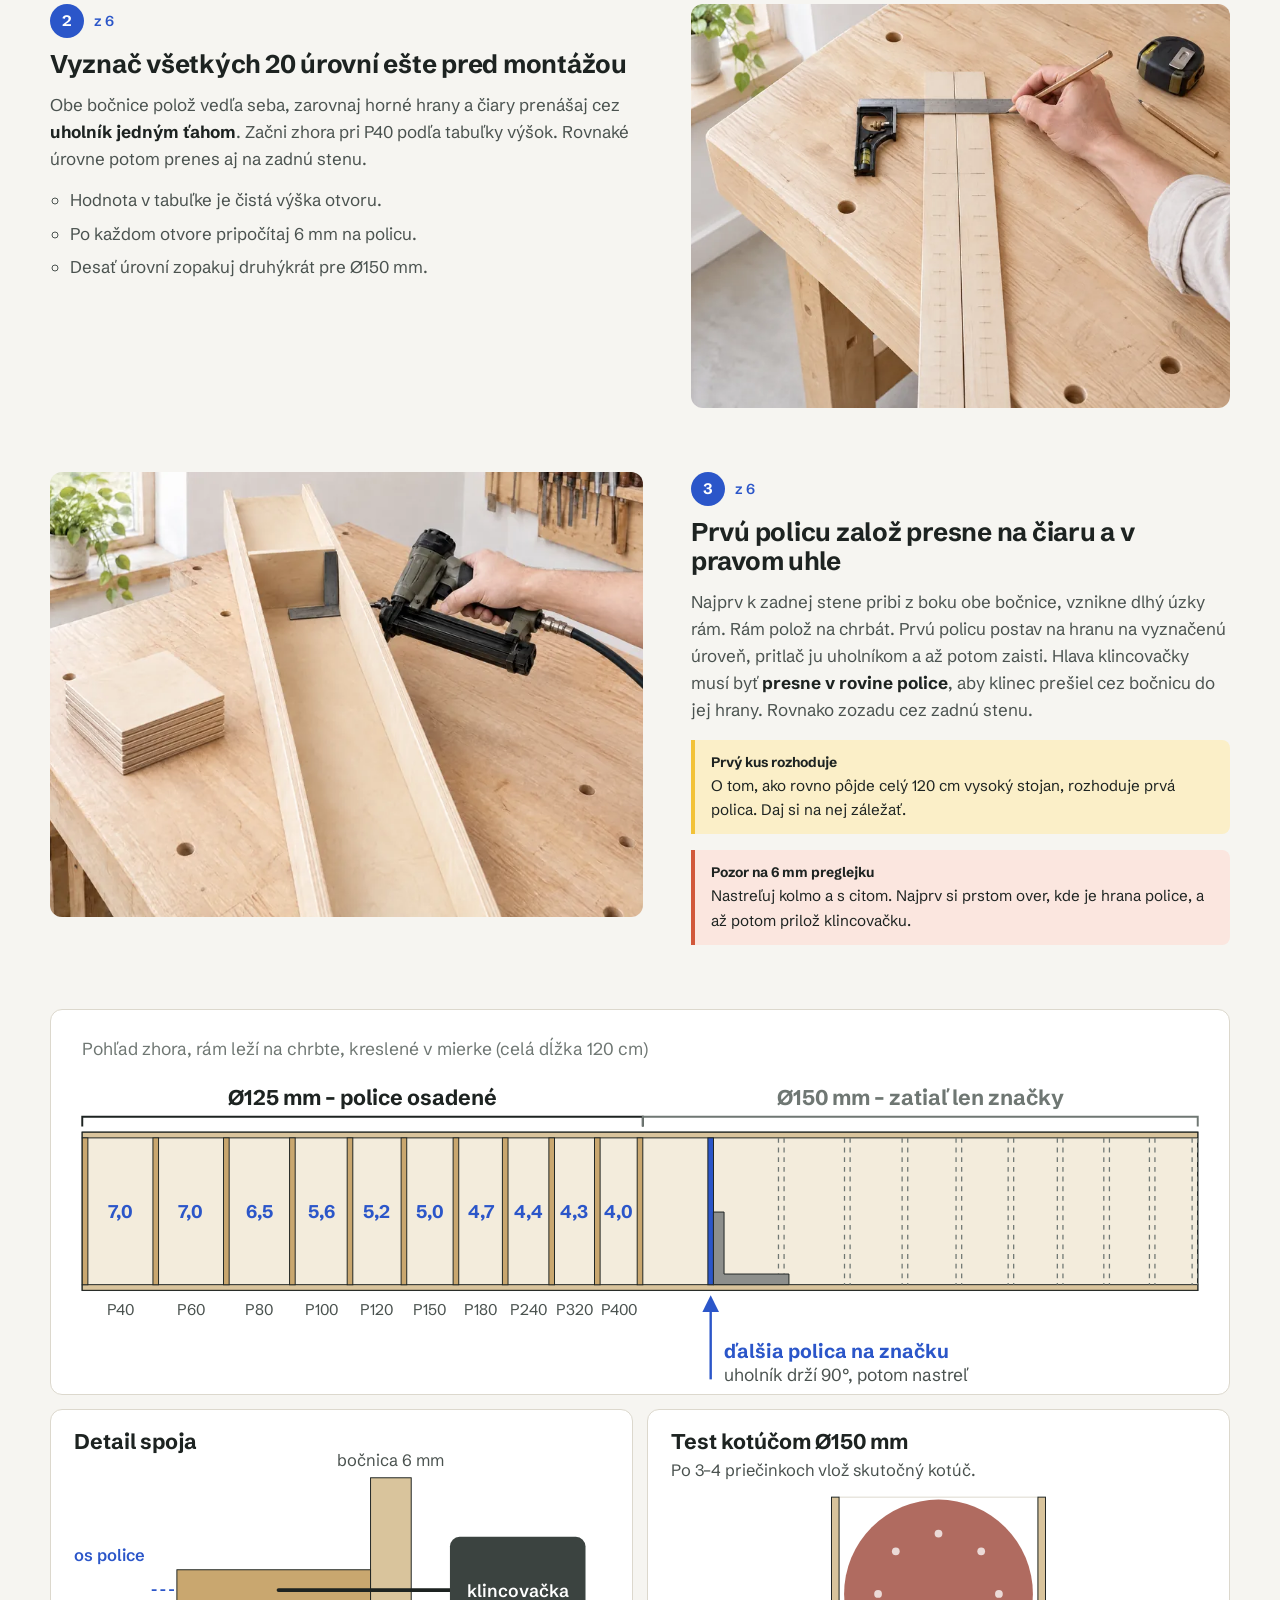
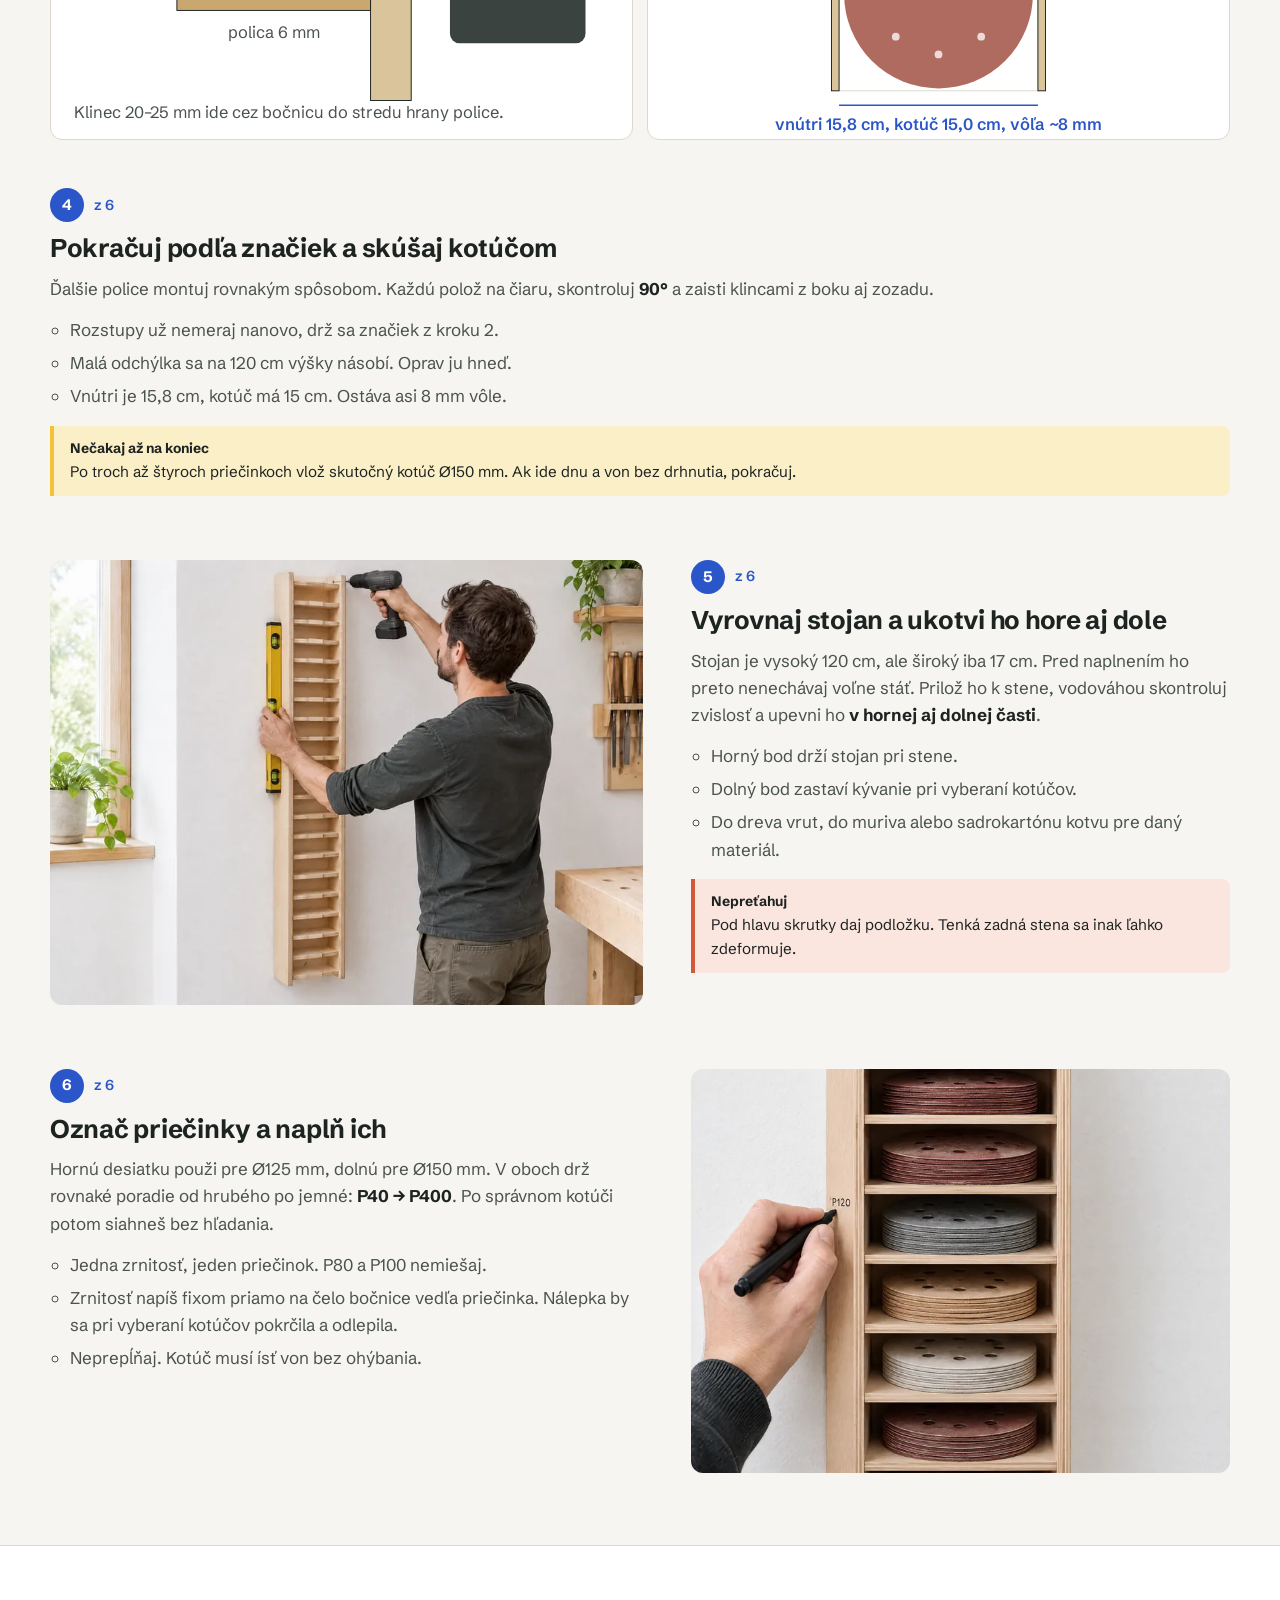
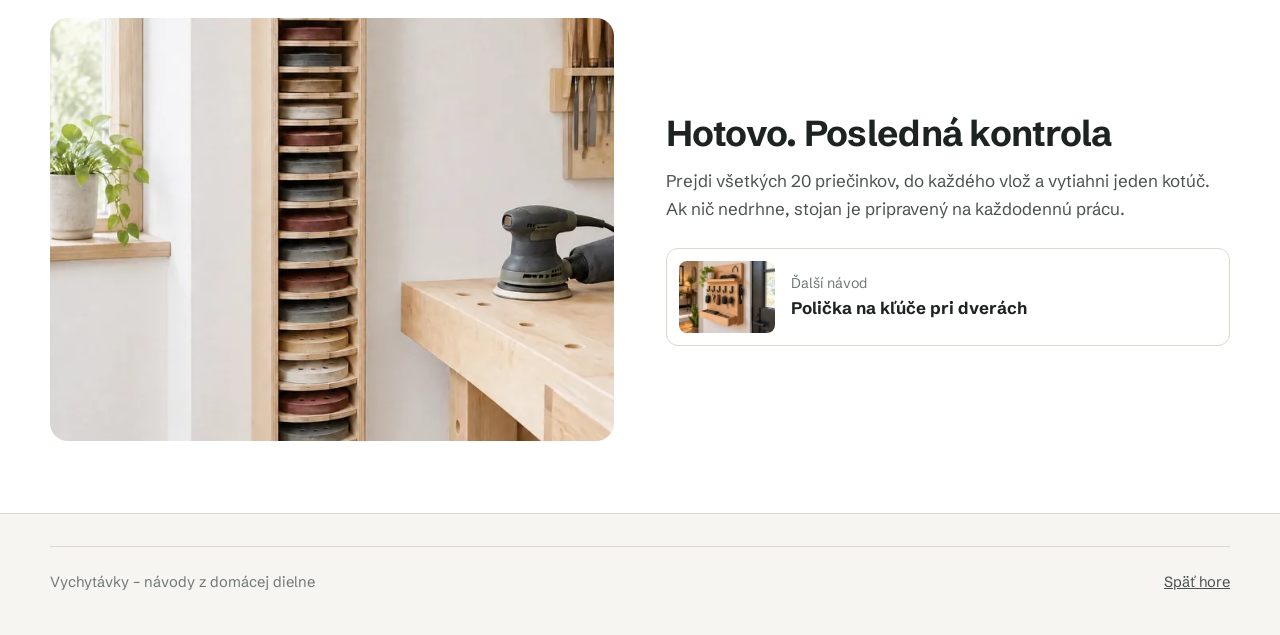
<file: sandpaper.html>
<!doctype html>
<html lang="sk">
<head>
  <meta charset="utf-8">
  <meta name="viewport" content="width=device-width, initial-scale=1">
  <title>Zakladač na brúsne kotúče – Vychytávky</title>
  <meta name="description" content="Návod na úzky stojan z 6 mm preglejky na 20 druhov brúsnych kotúčov Ø125 a Ø150 mm. Rozmery, rezací plán a 6 krokov s fotkami.">
  <meta name="theme-color" content="#f6f5f1">
  <link rel="preconnect" href="https://fonts.googleapis.com">
  <link rel="preconnect" href="https://fonts.gstatic.com" crossorigin>
  <link href="https://fonts.googleapis.com/css2?family=Schibsted+Grotesk:wght@400;500;600;700&display=swap" rel="stylesheet">
  <link rel="stylesheet" href="site.css">
  <link rel="icon" href="assets/img/logo.svg" type="image/svg+xml">
</head>
<body>
  <a class="skip" href="#obsah">Preskočiť na obsah</a>

  <header class="site-header">
    <div class="wrap">
      <a class="logo" href="index.html" aria-label="Vychytávky – domov">
        <img class="logo-mark" src="assets/img/logo.svg" alt="" width="30" height="30">
        Vychytávky
      </a>
      <nav class="site-nav" aria-label="Hlavná navigácia">
        <a href="index.html#projekty">Všetky projekty</a>
      </nav>
    </div>
  </header>

  <main id="obsah">
    <section class="guide-hero is-tall">
      <div class="wrap">
        <div>
          <ol class="crumbs">
            <li><a href="index.html">Domov</a></li>
            <li><a href="index.html#projekty">Dielňa</a></li>
            <li aria-current="page">Zakladač na brúsne kotúče</li>
          </ol>
          <h1>Zakladač na brúsne kotúče</h1>
          <p class="lead">Úzky stojan z 6 mm preglejky, ktorý na 17 cm šírky odloží 20 druhov brúsnych kotúčov. Každá zrnitosť má svoj priečinok, takže správny kotúč vytiahneš jednou rukou.</p>
          <dl class="facts">
            <div><dt>Rozmer</dt><dd>17 × 15 × 120 cm</dd></div>
            <div><dt>Priečinky</dt><dd>20 (Ø125 a Ø150 mm)</dd></div>
            <div><dt>Čas</dt><dd>cca 4 hodiny</dd></div>
            <div><dt>Náročnosť</dt><dd>stredná</dd></div>
          </dl>
          <div class="actions">
            <a class="btn" href="#postup">Začať postup</a>
            <a class="btn btn-ghost" href="#rozmery">Rozmery</a>
          </div>
        </div>
        <figure>
          <img src="assets/img/sandpaper-rack.webp"
               srcset="assets/img/sandpaper-rack-700.webp 700w, assets/img/sandpaper-rack.webp 1200w"
               sizes="(max-width: 860px) 100vw, 45vw"
               width="1200" height="1607"
               alt="Hotový úzky stojan z brezovej preglejky na stene dielne, v každom priečinku stoh brúsnych kotúčov"
               fetchpriority="high">
        </figure>
      </div>
    </section>

    <nav class="guide-nav" aria-label="Časti návodu">
      <div class="wrap">
        <a href="#rozmery">Rozmery</a>
        <a href="#material">Materiál a náradie</a>
        <a href="#postup">Postup</a>
        <a href="#hotovo">Hotovo</a>
      </div>
    </nav>

    <section class="section" id="rozmery" aria-labelledby="rozmery-title">
      <div class="wrap split">
        <div class="prose">
          <h2 id="rozmery-title">Úzky na šírku, veľký kapacitou</h2>
          <p>Namiesto dvoch širokých stĺpcov ide všetko nad seba. Vznikne iba 17 cm široký kus nábytku, ktorý sa zmestí aj do medzery vedľa pracovného stola.</p>
          <p>Hore je desať priečinkov pre kotúče Ø125 mm, dole rovnakých desať pre Ø150 mm. Výšky otvorov sú v oboch sériách rovnaké.</p>
          <ul class="ticks">
            <li>Hrubé zrnitosti P40 až P80 sa míňajú najrýchlejšie, preto majú najvyššie priečinky.</li>
            <li>Jemné zrná postupne menej, P400 stačia 4 cm.</li>
            <li>Zrnitosť je napísaná na bočnici, takže ju vidíš bez prehrabávania.</li>
            <li>Kotúč vytiahneš jednou rukou, nič neohýbaš.</li>
          </ul>

          <h3 style="margin-top:32px">Výška otvorov</h3>
          <div class="table-wrap">
            <table class="data">
              <thead><tr><th>Zrnitosť</th><th>Použitie</th><th>Čistá výška</th></tr></thead>
              <tbody>
                <tr><td><span class="grit">P40</span></td><td>hrubé brúsenie</td><td>7,0 cm</td></tr>
                <tr><td><span class="grit">P60</span></td><td>hrubé brúsenie</td><td>7,0 cm</td></tr>
                <tr><td><span class="grit">P80</span></td><td>vyrovnanie</td><td>6,5 cm</td></tr>
                <tr><td><span class="grit">P100</span></td><td>vyrovnanie</td><td>5,6 cm</td></tr>
                <tr><td><span class="grit">P120</span></td><td>príprava</td><td>5,2 cm</td></tr>
                <tr><td><span class="grit">P150</span></td><td>príprava</td><td>5,0 cm</td></tr>
                <tr><td><span class="grit">P180</span></td><td>jemné</td><td>4,7 cm</td></tr>
                <tr><td><span class="grit">P240</span></td><td>jemné</td><td>4,4 cm</td></tr>
                <tr><td><span class="grit">P320</span></td><td>medzivrstvy</td><td>4,3 cm</td></tr>
                <tr><td><span class="grit">P400</span></td><td>medzivrstvy</td><td>4,0 cm</td></tr>
              </tbody>
              <tfoot><tr><td colspan="2">Jedna séria (10 otvorov)</td><td>53,7 cm</td></tr></tfoot>
            </table>
          </div>
          <p class="sum">2 × 53,7 cm otvory + 21 políc × 0,6 cm = 107,4 + 12,6 = <strong>120,0 cm</strong></p>
        </div>
        <figure class="drawing">
          <svg viewBox="0 0 440 710" role="img" aria-labelledby="rackTitle rackDesc" font-family="Schibsted Grotesk, system-ui, sans-serif">
<title id="rackTitle">Čelný pohľad na zakladač s rozmermi</title>
<desc id="rackDesc">Stojan je 120 cm vysoký a 17 cm široký. Má 20 priečinkov v dvoch sériách po desať, hore pre kotúče 125 mm, dole pre 150 mm. Výšky otvorov klesajú od 7 cm pri P40 po 4 cm pri P400.</desc>
<rect x="170" y="40" width="85" height="600" fill="#f3ecdc" stroke="#1d2321" stroke-width="1.5"/>
<rect x="170" y="40" width="3" height="600" fill="#ebdfc6" stroke="#1d2321" stroke-width="1"/>
<rect x="252" y="40" width="3" height="600" fill="#ebdfc6" stroke="#1d2321" stroke-width="1"/>
<rect x="173" y="40" width="79" height="3" fill="#c9b48a"/>
<rect x="181.2" y="60.5" width="62.5" height="17.5" rx="2" fill="#a5574a"/>
<line x1="259" y1="60.5" x2="269" y2="60.5" stroke="#dcd8cd"/>
<text x="273" y="64.5" font-size="12" font-weight="600" fill="#1d2321">P40</text>
<text x="317" y="64.5" font-size="12" fill="#2b56c9">7,0 cm</text>
<rect x="173" y="78" width="79" height="3" fill="#c9b48a"/>
<rect x="181.2" y="98.5" width="62.5" height="17.5" rx="2" fill="#b8705f"/>
<line x1="259" y1="98.5" x2="269" y2="98.5" stroke="#dcd8cd"/>
<text x="273" y="102.5" font-size="12" font-weight="600" fill="#1d2321">P60</text>
<text x="317" y="102.5" font-size="12" fill="#2b56c9">7,0 cm</text>
<rect x="173" y="116" width="79" height="3" fill="#c9b48a"/>
<rect x="181.2" y="135.2" width="62.5" height="16.2" rx="2" fill="#c48a6f"/>
<line x1="259" y1="135.2" x2="269" y2="135.2" stroke="#dcd8cd"/>
<text x="273" y="139.2" font-size="12" font-weight="600" fill="#1d2321">P80</text>
<text x="317" y="139.2" font-size="12" fill="#2b56c9">6,5 cm</text>
<rect x="173" y="151.5" width="79" height="3" fill="#c9b48a"/>
<rect x="181.2" y="168.5" width="62.5" height="14" rx="2" fill="#8d8f8c"/>
<line x1="259" y1="168.5" x2="269" y2="168.5" stroke="#dcd8cd"/>
<text x="273" y="172.5" font-size="12" font-weight="600" fill="#1d2321">P100</text>
<text x="317" y="172.5" font-size="12" fill="#2b56c9">5,6 cm</text>
<rect x="173" y="182.5" width="79" height="3" fill="#c9b48a"/>
<rect x="181.2" y="198.5" width="62.5" height="13" rx="2" fill="#a2a39f"/>
<line x1="259" y1="198.5" x2="269" y2="198.5" stroke="#dcd8cd"/>
<text x="273" y="202.5" font-size="12" font-weight="600" fill="#1d2321">P120</text>
<text x="317" y="202.5" font-size="12" fill="#2b56c9">5,2 cm</text>
<rect x="173" y="211.5" width="79" height="3" fill="#c9b48a"/>
<rect x="181.2" y="227" width="62.5" height="12.5" rx="2" fill="#b5aa96"/>
<line x1="259" y1="227" x2="269" y2="227" stroke="#dcd8cd"/>
<text x="273" y="231" font-size="12" font-weight="600" fill="#1d2321">P150</text>
<text x="317" y="231" font-size="12" fill="#2b56c9">5,0 cm</text>
<rect x="173" y="239.5" width="79" height="3" fill="#c9b48a"/>
<rect x="181.2" y="254.2" width="62.5" height="11.8" rx="2" fill="#c9bb9c"/>
<line x1="259" y1="254.2" x2="269" y2="254.2" stroke="#dcd8cd"/>
<text x="273" y="258.2" font-size="12" font-weight="600" fill="#1d2321">P180</text>
<text x="317" y="258.2" font-size="12" fill="#2b56c9">4,7 cm</text>
<rect x="173" y="266" width="79" height="3" fill="#c9b48a"/>
<rect x="181.2" y="280" width="62.5" height="11" rx="2" fill="#d8cba9"/>
<line x1="259" y1="280" x2="269" y2="280" stroke="#dcd8cd"/>
<text x="273" y="284" font-size="12" font-weight="600" fill="#1d2321">P240</text>
<text x="317" y="284" font-size="12" fill="#2b56c9">4,4 cm</text>
<rect x="173" y="291" width="79" height="3" fill="#c9b48a"/>
<rect x="181.2" y="304.8" width="62.5" height="10.8" rx="2" fill="#e3d8bd"/>
<line x1="259" y1="304.8" x2="269" y2="304.8" stroke="#dcd8cd"/>
<text x="273" y="308.8" font-size="12" font-weight="600" fill="#1d2321">P320</text>
<text x="317" y="308.8" font-size="12" fill="#2b56c9">4,3 cm</text>
<rect x="173" y="315.5" width="79" height="3" fill="#c9b48a"/>
<rect x="181.2" y="328.5" width="62.5" height="10" rx="2" fill="#ece3cc"/>
<line x1="259" y1="328.5" x2="269" y2="328.5" stroke="#dcd8cd"/>
<text x="273" y="332.5" font-size="12" font-weight="600" fill="#1d2321">P400</text>
<text x="317" y="332.5" font-size="12" fill="#2b56c9">4,0 cm</text>
<rect x="173" y="338.5" width="79" height="3" fill="#c9b48a"/>
<rect x="175" y="359" width="75" height="17.5" rx="2" fill="#a5574a"/>
<line x1="259" y1="359" x2="269" y2="359" stroke="#dcd8cd"/>
<text x="273" y="363" font-size="12" font-weight="600" fill="#1d2321">P40</text>
<text x="317" y="363" font-size="12" fill="#2b56c9">7,0 cm</text>
<rect x="173" y="376.5" width="79" height="3" fill="#c9b48a"/>
<rect x="175" y="397" width="75" height="17.5" rx="2" fill="#b8705f"/>
<line x1="259" y1="397" x2="269" y2="397" stroke="#dcd8cd"/>
<text x="273" y="401" font-size="12" font-weight="600" fill="#1d2321">P60</text>
<text x="317" y="401" font-size="12" fill="#2b56c9">7,0 cm</text>
<rect x="173" y="414.5" width="79" height="3" fill="#c9b48a"/>
<rect x="175" y="433.8" width="75" height="16.2" rx="2" fill="#c48a6f"/>
<line x1="259" y1="433.8" x2="269" y2="433.8" stroke="#dcd8cd"/>
<text x="273" y="437.8" font-size="12" font-weight="600" fill="#1d2321">P80</text>
<text x="317" y="437.8" font-size="12" fill="#2b56c9">6,5 cm</text>
<rect x="173" y="450" width="79" height="3" fill="#c9b48a"/>
<rect x="175" y="467" width="75" height="14" rx="2" fill="#8d8f8c"/>
<line x1="259" y1="467" x2="269" y2="467" stroke="#dcd8cd"/>
<text x="273" y="471" font-size="12" font-weight="600" fill="#1d2321">P100</text>
<text x="317" y="471" font-size="12" fill="#2b56c9">5,6 cm</text>
<rect x="173" y="481" width="79" height="3" fill="#c9b48a"/>
<rect x="175" y="497" width="75" height="13" rx="2" fill="#a2a39f"/>
<line x1="259" y1="497" x2="269" y2="497" stroke="#dcd8cd"/>
<text x="273" y="501" font-size="12" font-weight="600" fill="#1d2321">P120</text>
<text x="317" y="501" font-size="12" fill="#2b56c9">5,2 cm</text>
<rect x="173" y="510" width="79" height="3" fill="#c9b48a"/>
<rect x="175" y="525.5" width="75" height="12.5" rx="2" fill="#b5aa96"/>
<line x1="259" y1="525.5" x2="269" y2="525.5" stroke="#dcd8cd"/>
<text x="273" y="529.5" font-size="12" font-weight="600" fill="#1d2321">P150</text>
<text x="317" y="529.5" font-size="12" fill="#2b56c9">5,0 cm</text>
<rect x="173" y="538" width="79" height="3" fill="#c9b48a"/>
<rect x="175" y="552.8" width="75" height="11.8" rx="2" fill="#c9bb9c"/>
<line x1="259" y1="552.8" x2="269" y2="552.8" stroke="#dcd8cd"/>
<text x="273" y="556.8" font-size="12" font-weight="600" fill="#1d2321">P180</text>
<text x="317" y="556.8" font-size="12" fill="#2b56c9">4,7 cm</text>
<rect x="173" y="564.5" width="79" height="3" fill="#c9b48a"/>
<rect x="175" y="578.5" width="75" height="11" rx="2" fill="#d8cba9"/>
<line x1="259" y1="578.5" x2="269" y2="578.5" stroke="#dcd8cd"/>
<text x="273" y="582.5" font-size="12" font-weight="600" fill="#1d2321">P240</text>
<text x="317" y="582.5" font-size="12" fill="#2b56c9">4,4 cm</text>
<rect x="173" y="589.5" width="79" height="3" fill="#c9b48a"/>
<rect x="175" y="603.2" width="75" height="10.8" rx="2" fill="#e3d8bd"/>
<line x1="259" y1="603.2" x2="269" y2="603.2" stroke="#dcd8cd"/>
<text x="273" y="607.2" font-size="12" font-weight="600" fill="#1d2321">P320</text>
<text x="317" y="607.2" font-size="12" fill="#2b56c9">4,3 cm</text>
<rect x="173" y="614" width="79" height="3" fill="#c9b48a"/>
<rect x="175" y="627" width="75" height="10" rx="2" fill="#ece3cc"/>
<line x1="259" y1="627" x2="269" y2="627" stroke="#dcd8cd"/>
<text x="273" y="631" font-size="12" font-weight="600" fill="#1d2321">P400</text>
<text x="317" y="631" font-size="12" fill="#2b56c9">4,0 cm</text>
<rect x="173" y="637" width="79" height="3" fill="#c9b48a"/>
<path d="M162 43 H156 V338.5 H162" fill="none" stroke="#2b56c9" stroke-width="1.5"/>
<text transform="translate(148 190.8) rotate(-90)" text-anchor="middle" font-size="12" font-weight="600" fill="#2b56c9">Ø125 mm · 10 priečinkov</text>
<path d="M162 341.5 H156 V637 H162" fill="none" stroke="#2b56c9" stroke-width="1.5"/>
<text transform="translate(148 489.2) rotate(-90)" text-anchor="middle" font-size="12" font-weight="600" fill="#2b56c9">Ø150 mm · 10 priečinkov</text>
<g stroke="#1d2321" stroke-width="1.2" fill="none"><line x1="70" y1="40" x2="70" y2="640.0"/><line x1="64" y1="40" x2="76" y2="40"/><line x1="64" y1="640.0" x2="76" y2="640.0"/></g>
<text transform="translate(60 340) rotate(-90)" text-anchor="middle" font-size="14" font-weight="700" fill="#1d2321">120 cm</text>
<g stroke="#1d2321" stroke-width="1.2"><line x1="170" y1="666.0" x2="255" y2="666.0"/><line x1="170" y1="660.0" x2="170" y2="672.0"/><line x1="255" y1="660.0" x2="255" y2="672.0"/></g>
<text x="212.5" y="688.0" text-anchor="middle" font-size="14" font-weight="700" fill="#1d2321">17 cm</text>
<text x="212.5" y="706.0" text-anchor="middle" font-size="11.5" fill="#6f7773">hĺbka 15 cm · vnútri 15,8 cm</text>
</svg>
          <figcaption>Čelný pohľad. Kotúče Ø125 mm hore, Ø150 mm dole, výšky otvorov sú čisté (bez police).</figcaption>
        </figure>
      </div>
    </section>

    <section class="section section-alt" id="material" aria-labelledby="material-title">
      <div class="wrap">
        <div class="section-head">
          <h2 id="material-title">Materiál a náradie</h2>
          <p>Odškrtávaj, čo už máš pripravené. Stav si zapamätá tento prehliadač.</p>
        </div>
        <div class="lists">
          <div class="list-card">
            <h3>Rezací plán (preglejka 6 mm)</h3>
            <ul class="check" data-checklist="sandpaper-cut">
              <li><label><input type="checkbox"><span class="what">Bočnica</span><span class="qty">2× 120 × 15 cm</span></label></li>
              <li><label><input type="checkbox"><span class="what">Zadná stena</span><span class="qty">1× 120 × 17 cm</span></label></li>
              <li><label><input type="checkbox"><span class="what">Polica</span><span class="qty">21× 15,8 × 15 cm</span></label></li>
            </ul>
          </div>
          <div class="list-card">
            <h3>Spojovací materiál</h3>
            <ul class="check" data-checklist="sandpaper-fix">
              <li><label><input type="checkbox"><span class="what">Nástrelovacie klince</span><span class="qty">20–25 mm</span></label></li>
              <li><label><input type="checkbox"><span class="what">Vruty a hmoždinky podľa steny</span><span class="qty">2–4 ks</span></label></li>
              <li><label><input type="checkbox"><span class="what">Permanentný fix (čierny, tenký hrot)</span></label></li>
            </ul>
            <p class="list-note">Bez lepidla. Nástrelovací spoj drží hneď a netreba čakať.</p>
          </div>
          <div class="list-card">
            <h3>Náradie</h3>
            <ul class="check" data-checklist="sandpaper-tools">
              <li><label><input type="checkbox"><span class="what">Stolová alebo okružná píla s dorazom</span></label></li>
              <li><label><input type="checkbox"><span class="what">Uholník, meter a ceruzka</span></label></li>
              <li><label><input type="checkbox"><span class="what">Pneumatická klincovačka</span></label></li>
              <li><label><input type="checkbox"><span class="what">Vodováha a aku vŕtačka</span></label></li>
            </ul>
          </div>
        </div>
      </div>
    </section>

    <section class="section" id="postup" aria-labelledby="postup-title">
      <div class="wrap">
        <div class="section-head">
          <h2 id="postup-title">Postup v 6 krokoch</h2>
          <p>Kroky nadväzujú. Najviac času ušetríš presným rezaním a rozmeraním na začiatku.</p>
        </div>
        <ol class="steps">
          <li class="step">
            <figure class="step-media">
              <img src="assets/img/sandpaper-step-1.webp" srcset="assets/img/sandpaper-step-1-800.webp 800w, assets/img/sandpaper-step-1.webp 1400w" sizes="(max-width: 860px) 100vw, 55vw" width="1400" height="1045" loading="lazy" alt="Rezanie malých štvorcových políc z preglejky na stolovej píle s dorazom">
            </figure>
            <div>
              <span class="step-num"><b>1</b> z 6</span>
              <h3>Narež všetky diely pri jednom nastavení</h3>
              <p class="text">Najprv priprav dve bočnice <strong>120 × 15 cm</strong> a zadnú stenu <strong>120 × 17 cm</strong>. Potom sériovo narež <strong>21 políc 15,8 × 15 cm</strong>. Doraz na píle nastav iba raz a už ho nemeň.</p>
              <p class="tip"><strong>Finta z dielne</strong>Po prvom presnom kuse už nemeraj každú policu nanovo. Použi doraz alebo prvý diel ako šablónu a odstrániš väčšinu chýb, ktoré by sa pri 21 kusoch sčítali.</p>
            </div>
          </li>

          <li class="step">
            <figure class="step-media">
              <img src="assets/img/sandpaper-step-2.webp" srcset="assets/img/sandpaper-step-2-800.webp 800w, assets/img/sandpaper-step-2.webp 1400w" sizes="(max-width: 860px) 100vw, 55vw" width="1400" height="1045" loading="lazy" alt="Dve bočnice vedľa seba na stole, uholník prenáša čiaru cez obe naraz">
            </figure>
            <div>
              <span class="step-num"><b>2</b> z 6</span>
              <h3>Vyznač všetkých 20 úrovní ešte pred montážou</h3>
              <p class="text">Obe bočnice polož vedľa seba, zarovnaj horné hrany a čiary prenášaj cez <strong>uholník jedným ťahom</strong>. Začni zhora pri P40 podľa tabuľky výšok. Rovnaké úrovne potom prenes aj na zadnú stenu.</p>
              <ul class="points">
                <li>Hodnota v tabuľke je čistá výška otvoru.</li>
                <li>Po každom otvore pripočítaj 6 mm na policu.</li>
                <li>Desať úrovní zopakuj druhýkrát pre Ø150 mm.</li>
              </ul>
            </div>
          </li>

          <li class="step">
            <figure class="step-media">
              <img src="assets/img/sandpaper-step-3.webp" srcset="assets/img/sandpaper-step-3-800.webp 800w, assets/img/sandpaper-step-3.webp 1400w" sizes="(max-width: 860px) 100vw, 55vw" width="1400" height="1045" loading="lazy" alt="Rám z bočníc a zadnej steny leží na chrbte, prvá polica stojí kolmo na čiare, uholník v rohu a klincovačka zvonka bočnice v rovine police">
            </figure>
            <div>
              <span class="step-num"><b>3</b> z 6</span>
              <h3>Prvú policu založ presne na čiaru a v pravom uhle</h3>
              <p class="text">Najprv k zadnej stene pribi z boku obe bočnice, vznikne dlhý úzky rám. Rám polož na chrbát. Prvú policu postav na hranu na vyznačenú úroveň, pritlač ju uholníkom a až potom zaisti. Hlava klincovačky musí byť <strong>presne v rovine police</strong>, aby klinec prešiel cez bočnicu do jej hrany. Rovnako zozadu cez zadnú stenu.</p>
              <p class="tip"><strong>Prvý kus rozhoduje</strong>O tom, ako rovno pôjde celý 120 cm vysoký stojan, rozhoduje prvá polica. Daj si na nej záležať.</p>
              <p class="tip warn"><strong>Pozor na 6 mm preglejku</strong>Nastreľuj kolmo a s citom. Najprv si prstom over, kde je hrana police, a až potom prilož klincovačku.</p>
            </div>
          </li>

          <li class="step is-wide">
            <figure class="step-media">
              <div class="step4-fig"><div class="rack-scroll"><svg viewBox="0 0 1200 380" role="img" aria-labelledby="s4a" font-family="Schibsted Grotesk, system-ui, sans-serif">
<title id="s4a">Pohľad zhora na rám ležiaci na chrbte, v mierke: horných 10 políc osadených, v dolnej polovici zatiaľ len značky, ďalšia polica sa kladie na značku s uholníkom.</title>
<defs><marker id="s4ar" viewBox="0 0 10 10" refX="5" refY="5" markerWidth="7" markerHeight="7" orient="auto-start-reverse"><path d="M0 0 L10 5 L0 10 z" fill="#2b56c9"/></marker></defs>
<rect x="24" y="118" width="1152.0" height="163.2" fill="#f3ecdc" stroke="#1d2321" stroke-width="1.5"/>
<rect x="24" y="118" width="1152.0" height="5.8" fill="#d9c49c" stroke="#1d2321"/>
<rect x="24" y="275.4" width="1152.0" height="5.8" fill="#d9c49c" stroke="#1d2321"/>
<rect x="24.0" y="123.8" width="5.8" height="151.7" fill="#c9a76f" stroke="#1d2321" stroke-width="1"/>
<rect x="97.0" y="123.8" width="5.8" height="151.7" fill="#c9a76f" stroke="#1d2321" stroke-width="1"/>
<rect x="169.9" y="123.8" width="5.8" height="151.7" fill="#c9a76f" stroke="#1d2321" stroke-width="1"/>
<rect x="238.1" y="123.8" width="5.8" height="151.7" fill="#c9a76f" stroke="#1d2321" stroke-width="1"/>
<rect x="297.6" y="123.8" width="5.8" height="151.7" fill="#c9a76f" stroke="#1d2321" stroke-width="1"/>
<rect x="353.3" y="123.8" width="5.8" height="151.7" fill="#c9a76f" stroke="#1d2321" stroke-width="1"/>
<rect x="407.0" y="123.8" width="5.8" height="151.7" fill="#c9a76f" stroke="#1d2321" stroke-width="1"/>
<rect x="457.9" y="123.8" width="5.8" height="151.7" fill="#c9a76f" stroke="#1d2321" stroke-width="1"/>
<rect x="505.9" y="123.8" width="5.8" height="151.7" fill="#c9a76f" stroke="#1d2321" stroke-width="1"/>
<rect x="553.0" y="123.8" width="5.8" height="151.7" fill="#c9a76f" stroke="#1d2321" stroke-width="1"/>
<rect x="597.1" y="123.8" width="5.8" height="151.7" fill="#c9a76f" stroke="#1d2321" stroke-width="1"/>
<line x1="743.0" y1="123.8" x2="743.0" y2="275.4" stroke="#6f7773" stroke-width="1.3" stroke-dasharray="5 5"/>
<line x1="748.8" y1="123.8" x2="748.8" y2="275.4" stroke="#6f7773" stroke-width="1.3" stroke-dasharray="5 5"/>
<line x1="811.2" y1="123.8" x2="811.2" y2="275.4" stroke="#6f7773" stroke-width="1.3" stroke-dasharray="5 5"/>
<line x1="817.0" y1="123.8" x2="817.0" y2="275.4" stroke="#6f7773" stroke-width="1.3" stroke-dasharray="5 5"/>
<line x1="870.7" y1="123.8" x2="870.7" y2="275.4" stroke="#6f7773" stroke-width="1.3" stroke-dasharray="5 5"/>
<line x1="876.5" y1="123.8" x2="876.5" y2="275.4" stroke="#6f7773" stroke-width="1.3" stroke-dasharray="5 5"/>
<line x1="926.4" y1="123.8" x2="926.4" y2="275.4" stroke="#6f7773" stroke-width="1.3" stroke-dasharray="5 5"/>
<line x1="932.2" y1="123.8" x2="932.2" y2="275.4" stroke="#6f7773" stroke-width="1.3" stroke-dasharray="5 5"/>
<line x1="980.2" y1="123.8" x2="980.2" y2="275.4" stroke="#6f7773" stroke-width="1.3" stroke-dasharray="5 5"/>
<line x1="985.9" y1="123.8" x2="985.9" y2="275.4" stroke="#6f7773" stroke-width="1.3" stroke-dasharray="5 5"/>
<line x1="1031.0" y1="123.8" x2="1031.0" y2="275.4" stroke="#6f7773" stroke-width="1.3" stroke-dasharray="5 5"/>
<line x1="1036.8" y1="123.8" x2="1036.8" y2="275.4" stroke="#6f7773" stroke-width="1.3" stroke-dasharray="5 5"/>
<line x1="1079.0" y1="123.8" x2="1079.0" y2="275.4" stroke="#6f7773" stroke-width="1.3" stroke-dasharray="5 5"/>
<line x1="1084.8" y1="123.8" x2="1084.8" y2="275.4" stroke="#6f7773" stroke-width="1.3" stroke-dasharray="5 5"/>
<line x1="1126.1" y1="123.8" x2="1126.1" y2="275.4" stroke="#6f7773" stroke-width="1.3" stroke-dasharray="5 5"/>
<line x1="1131.8" y1="123.8" x2="1131.8" y2="275.4" stroke="#6f7773" stroke-width="1.3" stroke-dasharray="5 5"/>
<line x1="1170.2" y1="123.8" x2="1170.2" y2="275.4" stroke="#6f7773" stroke-width="1.3" stroke-dasharray="5 5"/>
<line x1="1176.0" y1="123.8" x2="1176.0" y2="275.4" stroke="#6f7773" stroke-width="1.3" stroke-dasharray="5 5"/>
<rect x="670.1" y="123.8" width="5.8" height="151.7" fill="#2b56c9" stroke="#1d2321" stroke-width="1"/>
<path d="M675.8 275.4 h78 v-11 h-67 v-64 h-11 z" fill="#8d8f8c" stroke="#1d2321"/>
<text x="63.4" y="206.6" text-anchor="middle" font-size="19" font-weight="700" fill="#2b56c9">7,0</text>
<text x="63.4" y="307.2" text-anchor="middle" font-size="16" fill="#4a524f">P40</text>
<text x="136.3" y="206.6" text-anchor="middle" font-size="19" font-weight="700" fill="#2b56c9">7,0</text>
<text x="136.3" y="307.2" text-anchor="middle" font-size="16" fill="#4a524f">P60</text>
<text x="206.9" y="206.6" text-anchor="middle" font-size="19" font-weight="700" fill="#2b56c9">6,5</text>
<text x="206.9" y="307.2" text-anchor="middle" font-size="16" fill="#4a524f">P80</text>
<text x="270.7" y="206.6" text-anchor="middle" font-size="19" font-weight="700" fill="#2b56c9">5,6</text>
<text x="270.7" y="307.2" text-anchor="middle" font-size="16" fill="#4a524f">P100</text>
<text x="328.3" y="206.6" text-anchor="middle" font-size="19" font-weight="700" fill="#2b56c9">5,2</text>
<text x="328.3" y="307.2" text-anchor="middle" font-size="16" fill="#4a524f">P120</text>
<text x="383.0" y="206.6" text-anchor="middle" font-size="19" font-weight="700" fill="#2b56c9">5,0</text>
<text x="383.0" y="307.2" text-anchor="middle" font-size="16" fill="#4a524f">P150</text>
<text x="435.4" y="206.6" text-anchor="middle" font-size="19" font-weight="700" fill="#2b56c9">4,7</text>
<text x="435.4" y="307.2" text-anchor="middle" font-size="16" fill="#4a524f">P180</text>
<text x="484.8" y="206.6" text-anchor="middle" font-size="19" font-weight="700" fill="#2b56c9">4,4</text>
<text x="484.8" y="307.2" text-anchor="middle" font-size="16" fill="#4a524f">P240</text>
<text x="532.3" y="206.6" text-anchor="middle" font-size="19" font-weight="700" fill="#2b56c9">4,3</text>
<text x="532.3" y="307.2" text-anchor="middle" font-size="16" fill="#4a524f">P320</text>
<text x="577.9" y="206.6" text-anchor="middle" font-size="19" font-weight="700" fill="#2b56c9">4,0</text>
<text x="577.9" y="307.2" text-anchor="middle" font-size="16" fill="#4a524f">P400</text>
<path d="M24.0 112 V102 H602.9 V112" fill="none" stroke="#1d2321" stroke-width="2"/>
<text x="313.4" y="90" text-anchor="middle" font-size="22" font-weight="700" fill="#1d2321">Ø125 mm – police osadené</text>
<path d="M602.9 112 V102 H1176.0 V112" fill="none" stroke="#6f7773" stroke-width="2"/>
<text x="889.4" y="90" text-anchor="middle" font-size="22" font-weight="700" fill="#6f7773">Ø150 mm – zatiaľ len značky</text>
<text x="24" y="38" font-size="18" fill="#6f7773">Pohľad zhora, rám leží na chrbte, kreslené v mierke (celá dĺžka 120 cm)</text>
<path d="M673.0 373.2 V295.2" stroke="#2b56c9" stroke-width="2.5" marker-end="url(#s4ar)"/>
<text x="687.0" y="351.2" font-size="20" font-weight="700" fill="#2b56c9">ďalšia polica na značku</text>
<text x="687.0" y="375.2" font-size="18" fill="#4a524f">uholník drží 90°, potom nastreľ</text>
</svg></div><div class="step4-details"><div><svg viewBox="0 0 600 340" role="img" aria-labelledby="s4b" font-family="Schibsted Grotesk, system-ui, sans-serif">
<title id="s4b">Detail spoja: klinec 20 až 25 mm ide cez 6 mm bočnicu presne do stredu hrany 6 mm police.</title>
<text x="24" y="40" font-size="22" font-weight="700" fill="#1d2321">Detail spoja</text>
<rect x="330" y="70" width="42" height="230" fill="#d9c49c" stroke="#1d2321"/>
<rect x="130" y="165" width="200" height="42" fill="#c9a76f" stroke="#1d2321"/>
<line x1="104" y1="186" x2="130" y2="186" stroke="#2b56c9" stroke-width="2" stroke-dasharray="5 4"/>
<line x1="412" y1="186" x2="235" y2="186" stroke="#1d2321" stroke-width="4" stroke-linecap="round"/>
<rect x="412" y="131" width="140" height="110" rx="10" fill="#3b4340"/>
<text x="482" y="193" text-anchor="middle" font-size="18" font-weight="600" fill="#fff">klincovačka</text>
<text x="351" y="58" text-anchor="middle" font-size="17" fill="#4a524f">bočnica 6 mm</text>
<text x="230" y="235" text-anchor="middle" font-size="17" fill="#4a524f">polica 6 mm</text>
<text x="24" y="156" font-size="17" font-weight="600" fill="#2b56c9">os police</text>
<text x="24" y="318" font-size="17" fill="#4a524f">Klinec 20–25 mm ide cez bočnicu do stredu hrany police.</text>
</svg></div><div><svg viewBox="0 0 600 340" role="img" aria-labelledby="s4c" font-family="Schibsted Grotesk, system-ui, sans-serif">
<title id="s4c">Test kotúčom: vnútorná šírka 15,8 cm, kotúč 15 cm, vôľa asi 8 mm.</title>
<text x="24" y="40" font-size="22" font-weight="700" fill="#1d2321">Test kotúčom Ø150 mm</text>
<text x="24" y="68" font-size="17" fill="#4a524f">Po 3–4 priečinkoch vlož skutočný kotúč.</text>
<rect x="197.3" y="90" width="205.4" height="200" fill="#fff" stroke="#dcd8cd"/>
<rect x="189.5" y="90" width="7.8" height="200" fill="#d9c49c" stroke="#1d2321"/>
<rect x="402.7" y="90" width="7.8" height="200" fill="#d9c49c" stroke="#1d2321"/>
<circle cx="300" cy="190" r="97.5" fill="#a5574a" opacity=".88"/>
<circle cx="362.4" cy="190.0" r="4" fill="#fff" opacity=".75"/>
<circle cx="344.1" cy="234.1" r="4" fill="#fff" opacity=".75"/>
<circle cx="300.0" cy="252.4" r="4" fill="#fff" opacity=".75"/>
<circle cx="255.9" cy="234.1" r="4" fill="#fff" opacity=".75"/>
<circle cx="237.6" cy="190.0" r="4" fill="#fff" opacity=".75"/>
<circle cx="255.9" cy="145.9" r="4" fill="#fff" opacity=".75"/>
<circle cx="300.0" cy="127.6" r="4" fill="#fff" opacity=".75"/>
<circle cx="344.1" cy="145.9" r="4" fill="#fff" opacity=".75"/>
<line x1="197.3" y1="305" x2="402.7" y2="305" stroke="#2b56c9" stroke-width="1.6"/>
<text x="300" y="330" text-anchor="middle" font-size="17" font-weight="600" fill="#2b56c9">vnútri 15,8 cm, kotúč 15,0 cm, vôľa ~8 mm</text>
</svg></div></div></div>
            </figure>
            <div>
              <span class="step-num"><b>4</b> z 6</span>
              <h3>Pokračuj podľa značiek a skúšaj kotúčom</h3>
              <p class="text">Ďalšie police montuj rovnakým spôsobom. Každú polož na čiaru, skontroluj <strong>90°</strong> a zaisti klincami z boku aj zozadu.</p>
              <ul class="points">
                <li>Rozstupy už nemeraj nanovo, drž sa značiek z kroku 2.</li>
                <li>Malá odchýlka sa na 120 cm výšky násobí. Oprav ju hneď.</li>
                <li>Vnútri je 15,8 cm, kotúč má 15 cm. Ostáva asi 8 mm vôle.</li>
              </ul>
              <p class="tip"><strong>Nečakaj až na koniec</strong>Po troch až štyroch priečinkoch vlož skutočný kotúč Ø150 mm. Ak ide dnu a von bez drhnutia, pokračuj.</p>
            </div>
          </li>

          <li class="step">
            <figure class="step-media">
              <img src="assets/img/sandpaper-step-5.webp" srcset="assets/img/sandpaper-step-5-800.webp 800w, assets/img/sandpaper-step-5.webp 1400w" sizes="(max-width: 860px) 100vw, 55vw" width="1400" height="1045" loading="lazy" alt="Stojan pri stene, vodováha na bočnici a aku vŕtačka skrutkuje horný kotviaci bod">
            </figure>
            <div>
              <span class="step-num"><b>5</b> z 6</span>
              <h3>Vyrovnaj stojan a ukotvi ho hore aj dole</h3>
              <p class="text">Stojan je vysoký 120 cm, ale široký iba 17 cm. Pred naplnením ho preto nenechávaj voľne stáť. Prilož ho k stene, vodováhou skontroluj zvislosť a upevni ho <strong>v hornej aj dolnej časti</strong>.</p>
              <ul class="points">
                <li>Horný bod drží stojan pri stene.</li>
                <li>Dolný bod zastaví kývanie pri vyberaní kotúčov.</li>
                <li>Do dreva vrut, do muriva alebo sadrokartónu kotvu pre daný materiál.</li>
              </ul>
              <p class="tip warn"><strong>Nepreťahuj</strong>Pod hlavu skrutky daj podložku. Tenká zadná stena sa inak ľahko zdeformuje.</p>
            </div>
          </li>

          <li class="step">
            <figure class="step-media">
              <img src="assets/img/sandpaper-step-6.webp" srcset="assets/img/sandpaper-step-6-800.webp 800w, assets/img/sandpaper-step-6.webp 1400w" sizes="(max-width: 860px) 100vw, 55vw" width="1400" height="1045" loading="lazy" alt="Ruka píše fixom zrnitosť P120 na bočnicu vedľa priečinka s kotúčmi">
            </figure>
            <div>
              <span class="step-num"><b>6</b> z 6</span>
              <h3>Označ priečinky a naplň ich</h3>
              <p class="text">Hornú desiatku použi pre Ø125 mm, dolnú pre Ø150 mm. V oboch drž rovnaké poradie od hrubého po jemné: <strong>P40 → P400</strong>. Po správnom kotúči potom siahneš bez hľadania.</p>
              <ul class="points">
                <li>Jedna zrnitosť, jeden priečinok. P80 a P100 nemiešaj.</li>
                <li>Zrnitosť napíš fixom priamo na čelo bočnice vedľa priečinka. Nálepka by sa pri vyberaní kotúčov pokrčila a odlepila.</li>
                <li>Neprepĺňaj. Kotúč musí ísť von bez ohýbania.</li>
              </ul>
            </div>
          </li>
        </ol>
      </div>
    </section>

    <section class="section section-alt" id="hotovo" aria-labelledby="hotovo-title">
      <div class="wrap done">
        <img src="assets/img/sandpaper-rack-700.webp" width="700" height="938" loading="lazy" alt="Hotový zakladač naplnený brúsnymi kotúčmi" style="object-position:center 40%">
        <div class="prose">
          <h2 id="hotovo-title">Hotovo. Posledná kontrola</h2>
          <p>Prejdi všetkých 20 priečinkov, do každého vlož a vytiahni jeden kotúč. Ak nič nedrhne, stojan je pripravený na každodennú prácu.</p>
          <a class="next-card" href="key-shelf.html">
            <img src="assets/img/key-shelf-800.webp" width="800" height="597" alt="" loading="lazy">
            <span><small>Ďalší návod</small><strong>Polička na kľúče pri dverách</strong></span>
          </a>
        </div>
      </div>
    </section>
  </main>

  <footer class="site-footer">
    <div class="wrap">
      <span>Vychytávky – návody z domácej dielne</span>
      <a href="#obsah">Späť hore</a>
    </div>
  </footer>

  <script src="site.js" defer></script>
</body>
</html>
</file>
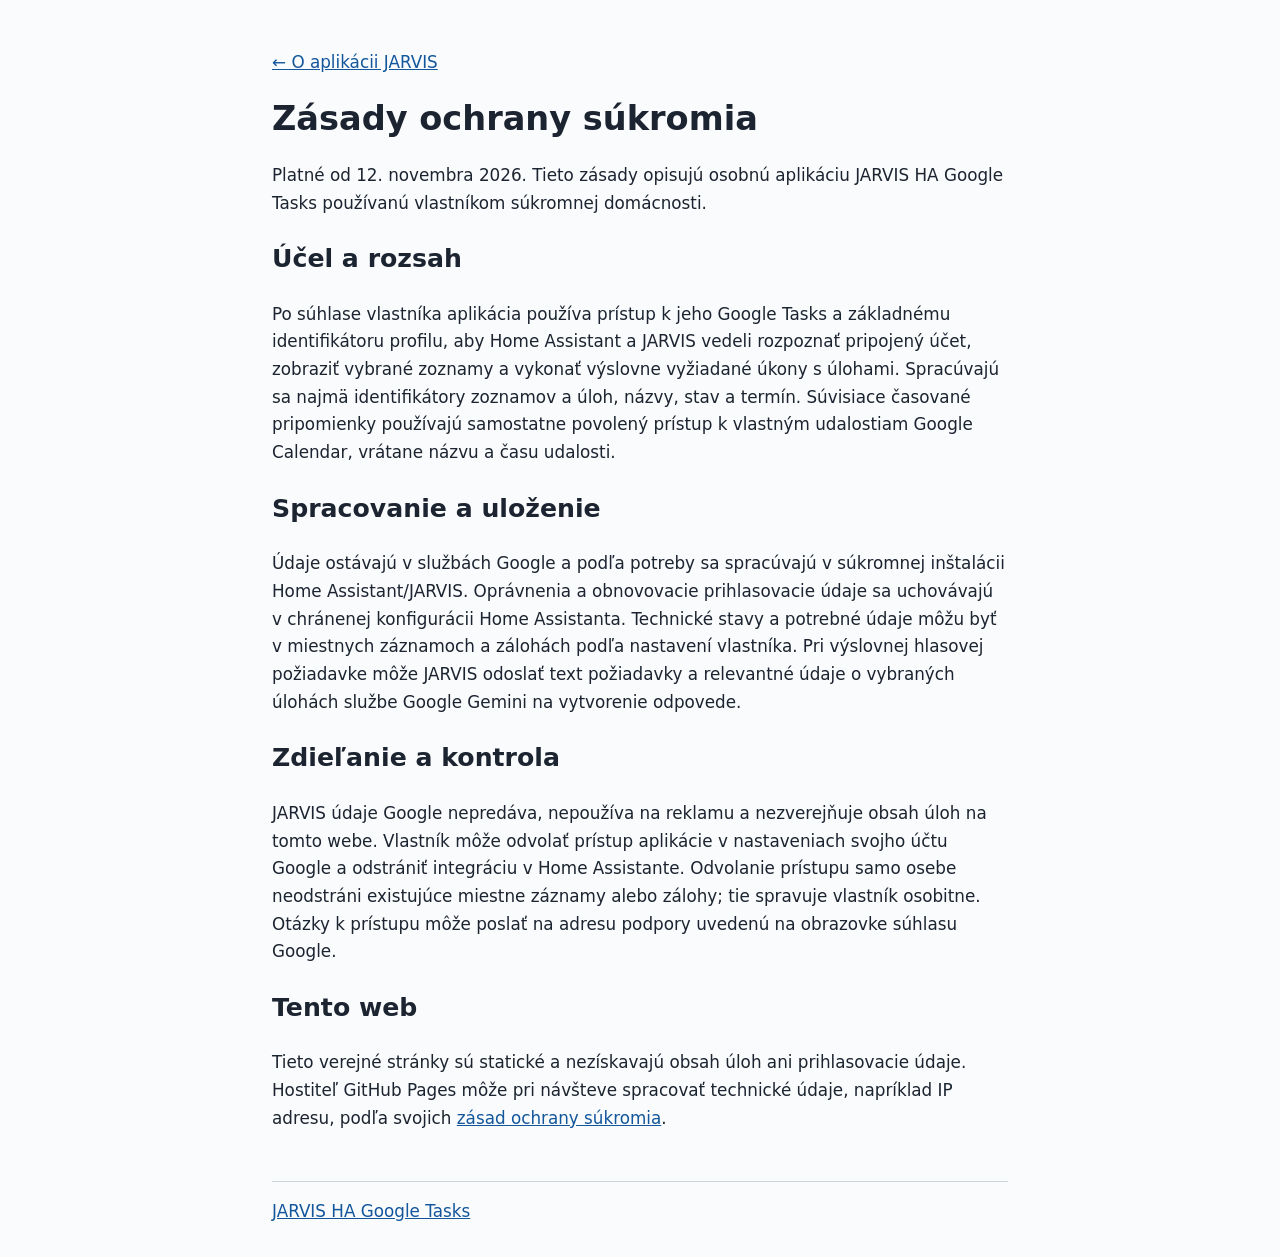
<file: jarvis/privacy.html>
<!doctype html>
<html lang="sk">
<head>
  <meta charset="utf-8">
  <meta name="viewport" content="width=device-width, initial-scale=1">
  <title>Ochrana súkromia – JARVIS HA Google Tasks</title>
  <style>body{font:1.05rem/1.65 system-ui,sans-serif;max-width:46rem;margin:0 auto;padding:2rem 1.25rem;color:#1b2430;background:#fafbfc}a{color:#12569c}h1{line-height:1.2}footer{margin-top:3rem;border-top:1px solid #ccd3dc;padding-top:1rem;color:#4d5968}</style>
</head>
<body>
  <main>
    <p><a href="index.html">← O aplikácii JARVIS</a></p>
    <h1>Zásady ochrany súkromia</h1>
    <p>Platné od 12. novembra 2026. Tieto zásady opisujú osobnú aplikáciu JARVIS HA Google Tasks používanú vlastníkom súkromnej domácnosti.</p>
    <h2>Účel a rozsah</h2>
    <p>Po súhlase vlastníka aplikácia používa prístup k jeho Google Tasks a základnému identifikátoru profilu, aby Home Assistant a JARVIS vedeli rozpoznať pripojený účet, zobraziť vybrané zoznamy a vykonať výslovne vyžiadané úkony s úlohami. Spracúvajú sa najmä identifikátory zoznamov a úloh, názvy, stav a termín. Súvisiace časované pripomienky používajú samostatne povolený prístup k vlastným udalostiam Google Calendar, vrátane názvu a času udalosti.</p>
    <h2>Spracovanie a uloženie</h2>
    <p>Údaje ostávajú v službách Google a podľa potreby sa spracúvajú v súkromnej inštalácii Home Assistant/JARVIS. Oprávnenia a obnovovacie prihlasovacie údaje sa uchovávajú v chránenej konfigurácii Home Assistanta. Technické stavy a potrebné údaje môžu byť v miestnych záznamoch a zálohách podľa nastavení vlastníka. Pri výslovnej hlasovej požiadavke môže JARVIS odoslať text požiadavky a relevantné údaje o vybraných úlohách službe Google Gemini na vytvorenie odpovede.</p>
    <h2>Zdieľanie a kontrola</h2>
    <p>JARVIS údaje Google nepredáva, nepoužíva na reklamu a nezverejňuje obsah úloh na tomto webe. Vlastník môže odvolať prístup aplikácie v nastaveniach svojho účtu Google a odstrániť integráciu v Home Assistante. Odvolanie prístupu samo osebe neodstráni existujúce miestne záznamy alebo zálohy; tie spravuje vlastník osobitne. Otázky k prístupu môže poslať na adresu podpory uvedenú na obrazovke súhlasu Google.</p>
    <h2>Tento web</h2>
    <p>Tieto verejné stránky sú statické a nezískavajú obsah úloh ani prihlasovacie údaje. Hostiteľ GitHub Pages môže pri návšteve spracovať technické údaje, napríklad IP adresu, podľa svojich <a href="https://docs.github.com/en/site-policy/privacy-policies/github-privacy-statement">zásad ochrany súkromia</a>.</p>
  </main>
  <footer><a href="index.html">JARVIS HA Google Tasks</a></footer>
</body>
</html>
</file>
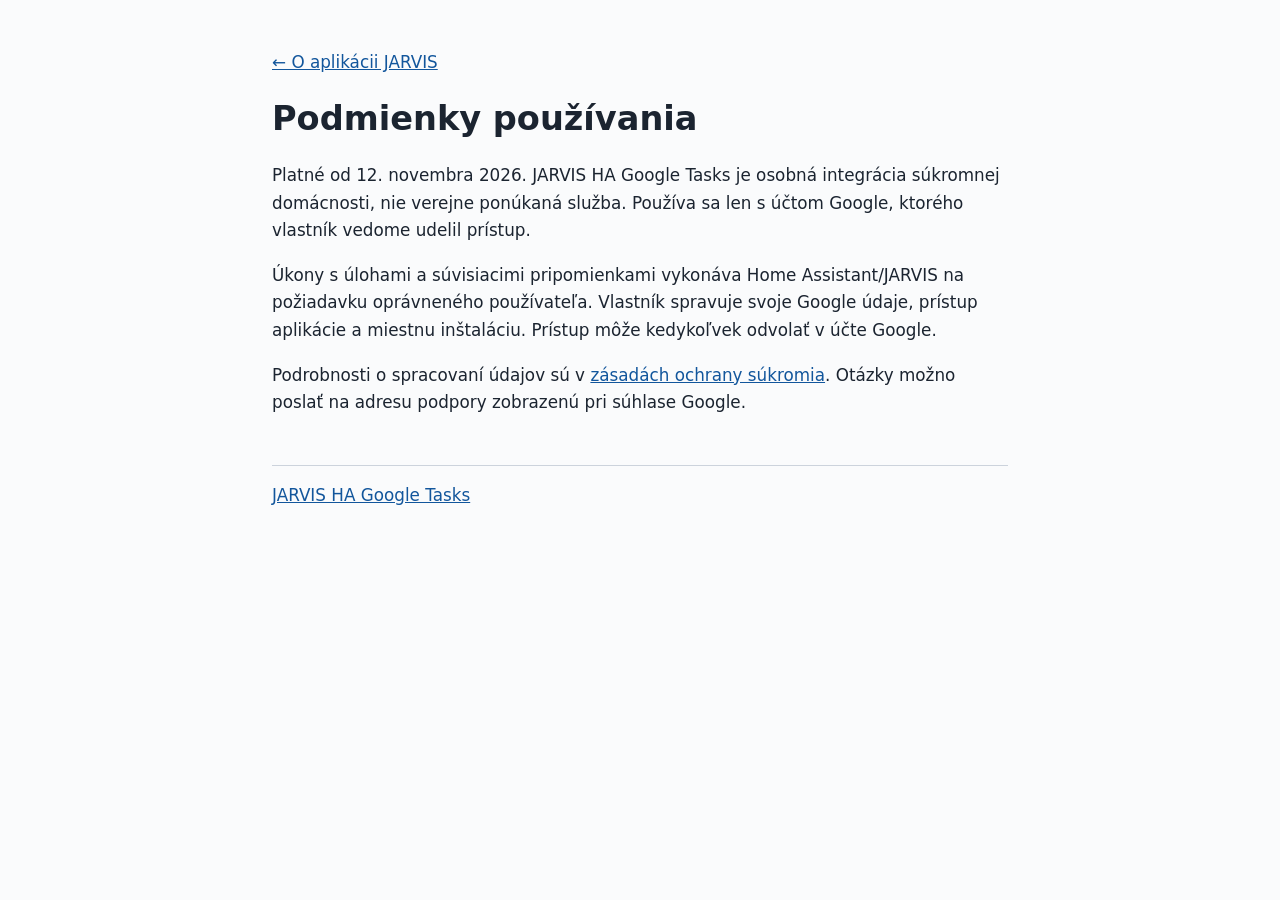
<file: jarvis/terms.html>
<!doctype html>
<html lang="sk">
<head>
  <meta charset="utf-8">
  <meta name="viewport" content="width=device-width, initial-scale=1">
  <title>Podmienky používania – JARVIS HA Google Tasks</title>
  <style>body{font:1.05rem/1.65 system-ui,sans-serif;max-width:46rem;margin:0 auto;padding:2rem 1.25rem;color:#1b2430;background:#fafbfc}a{color:#12569c}h1{line-height:1.2}footer{margin-top:3rem;border-top:1px solid #ccd3dc;padding-top:1rem;color:#4d5968}</style>
</head>
<body>
  <main>
    <p><a href="index.html">← O aplikácii JARVIS</a></p>
    <h1>Podmienky používania</h1>
    <p>Platné od 12. novembra 2026. JARVIS HA Google Tasks je osobná integrácia súkromnej domácnosti, nie verejne ponúkaná služba. Používa sa len s účtom Google, ktorého vlastník vedome udelil prístup.</p>
    <p>Úkony s úlohami a súvisiacimi pripomienkami vykonáva Home Assistant/JARVIS na požiadavku oprávneného používateľa. Vlastník spravuje svoje Google údaje, prístup aplikácie a miestnu inštaláciu. Prístup môže kedykoľvek odvolať v účte Google.</p>
    <p>Podrobnosti o spracovaní údajov sú v <a href="privacy.html">zásadách ochrany súkromia</a>. Otázky možno poslať na adresu podpory zobrazenú pri súhlase Google.</p>
  </main>
  <footer><a href="index.html">JARVIS HA Google Tasks</a></footer>
</body>
</html>
</file>
<file: site.css>
/* Vychytávky — jeden spoločný štýl pre celý web */

:root {
  --bg: #f6f5f1;
  --surface: #ffffff;
  --ply: #ebdfc6;
  --ply-soft: #f3ecdc;
  --ink: #1d2321;
  --ink-2: #4a524f;
  --ink-3: #6f7773;
  --line: #dcd8cd;
  --blue: #2b56c9;
  --blue-soft: #e6ecfa;
  --pencil: #f2c238;
  --pencil-soft: #fbefc8;

  --radius-lg: 18px;
  --radius: 12px;
  --radius-sm: 8px;
  --wrap: 1180px;
  --gutter: clamp(16px, 4vw, 40px);

  --font: "Schibsted Grotesk", system-ui, -apple-system, "Segoe UI", sans-serif;
}

*, *::before, *::after { box-sizing: border-box; }

html { -webkit-text-size-adjust: 100%; scroll-behavior: smooth; }
@media (prefers-reduced-motion: reduce) { html { scroll-behavior: auto; } }

body {
  margin: 0;
  background: var(--bg);
  color: var(--ink);
  font-family: var(--font);
  font-size: 17px;
  line-height: 1.6;
  -webkit-font-smoothing: antialiased;
}

img, video, svg { display: block; max-width: 100%; height: auto; }

a { color: inherit; }

h1, h2, h3 { margin: 0; line-height: 1.12; letter-spacing: -0.02em; font-weight: 700; }
h1 { font-size: clamp(2.1rem, 4.4vw, 3.3rem); }
h2 { font-size: clamp(1.6rem, 3vw, 2.25rem); }
h3 { font-size: 1.22rem; letter-spacing: -0.01em; }
p { margin: 0; }

:focus-visible { outline: 3px solid var(--blue); outline-offset: 3px; border-radius: 4px; }

.wrap { width: min(100% - 2 * var(--gutter), var(--wrap)); margin-inline: auto; }

.skip {
  position: absolute; left: 12px; top: -60px; z-index: 50;
  background: var(--ink); color: #fff; padding: 10px 14px; border-radius: var(--radius-sm);
}
.skip:focus { top: 12px; }

/* ---------- hlavička ---------- */

.site-header {
  position: sticky; top: 0; z-index: 20;
  background: rgb(246 245 241 / 0.92);
  backdrop-filter: blur(10px);
  border-bottom: 1px solid var(--line);
}
.site-header .wrap { display: flex; align-items: center; gap: 24px; height: 64px; }

.logo { display: inline-flex; align-items: center; gap: 10px; text-decoration: none; font-weight: 700; font-size: 1.12rem; letter-spacing: -0.01em; }
.logo-mark { width: 30px; height: 30px; flex: none; }

.site-nav { margin-left: auto; display: flex; gap: 6px; }
.site-nav a {
  text-decoration: none; font-size: 0.95rem; color: var(--ink-2);
  padding: 8px 12px; border-radius: 999px;
}
.site-nav a:hover { background: var(--ply-soft); color: var(--ink); }
.site-nav a[aria-current="page"] { color: var(--ink); background: var(--ply); }

@media (max-width: 560px) {
  .site-nav a.hide-sm { display: none; }
  .site-nav a { padding: 8px 10px; }
}

/* ---------- tlačidlá ---------- */

.btn {
  display: inline-flex; align-items: center; justify-content: center; gap: 8px;
  min-height: 46px; padding: 0 20px;
  border-radius: 999px; border: 1.5px solid var(--ink);
  font: inherit; font-weight: 600; font-size: 0.98rem; text-decoration: none; cursor: pointer;
  background: var(--ink); color: #fff;
}
.btn:hover { background: #333b38; border-color: #333b38; }
.btn-ghost { background: transparent; color: var(--ink); }
.btn-ghost:hover { background: var(--surface); color: var(--ink); }

/* ---------- úvod hlavnej stránky ---------- */

.home-hero { padding: clamp(28px, 5vw, 56px) 0 clamp(36px, 5vw, 64px); }
.home-hero .wrap {
  display: grid; gap: clamp(24px, 4vw, 56px); align-items: center;
  grid-template-columns: minmax(0, 1fr) minmax(0, 1.15fr);
}
.home-hero h1 { max-width: 13ch; }
.home-hero .lead { margin-top: 18px; font-size: 1.13rem; color: var(--ink-2); max-width: 44ch; }
.home-hero .actions { margin-top: 26px; display: flex; flex-wrap: wrap; gap: 10px; }
.home-hero figure { margin: 0; }
.home-hero img { width: 100%; aspect-ratio: 16 / 10; object-fit: cover; border-radius: var(--radius-lg); }

.hero-facts {
  display: flex; flex-wrap: wrap; gap: 8px 22px; margin: 26px 0 0; padding: 0; list-style: none;
  color: var(--ink-3); font-size: 0.93rem;
}
.hero-facts strong { color: var(--ink); font-weight: 600; }

@media (max-width: 820px) {
  .home-hero .wrap { grid-template-columns: 1fr; }
  .home-hero figure { order: -1; }
  .home-hero img { aspect-ratio: 16 / 9; }
}

/* ---------- sekcie ---------- */

.section { padding: clamp(40px, 6vw, 72px) 0; }
.section-alt { background: var(--surface); border-block: 1px solid var(--line); }
.section-head { display: flex; flex-wrap: wrap; align-items: end; justify-content: space-between; gap: 16px 32px; margin-bottom: 26px; }
.section-head p { color: var(--ink-2); max-width: 52ch; }

/* ---------- filter kategórií ---------- */

.filters { display: flex; flex-wrap: wrap; gap: 8px; }
.chip {
  display: inline-flex; align-items: center; gap: 8px;
  min-height: 40px; padding: 0 16px; border-radius: 999px;
  border: 1.5px solid var(--line); background: var(--surface); color: var(--ink);
  font: inherit; font-size: 0.95rem; font-weight: 500; cursor: pointer;
}
.chip:hover { border-color: var(--ink-3); }
.chip[aria-pressed="true"] { background: var(--ink); border-color: var(--ink); color: #fff; }
.chip .count { font-size: 0.8rem; opacity: 0.7; font-variant-numeric: tabular-nums; }

/* ---------- karty projektov ---------- */

.projects {
  display: grid; gap: 22px;
  grid-template-columns: repeat(12, minmax(0, 1fr));
}
.card { grid-column: span 6; position: relative; display: flex; flex-direction: column; }
.card[hidden] { display: none; }

.card-media { position: relative; overflow: hidden; border-radius: var(--radius); background: var(--ply-soft); }
.card-media img { width: 100%; aspect-ratio: 4 / 3; object-fit: cover; transition: transform .5s ease; }
.card.is-ready a.card-link:hover ~ .card-media img,
.card.is-ready:hover .card-media img { transform: scale(1.03); }
.card.is-soon .card-media img { filter: saturate(0.75); opacity: 0.85; }

.badge {
  position: absolute; left: 12px; top: 12px;
  font-size: 0.8rem; font-weight: 600; padding: 4px 10px; border-radius: 999px;
  background: var(--pencil); color: var(--ink);
}
.card.is-soon .badge { background: var(--surface); color: var(--ink-2); }

.card-body { padding: 14px 2px 0; }
.card-cat { font-size: 0.86rem; color: var(--blue); font-weight: 600; }
.card h3 { margin-top: 4px; font-size: 1.3rem; }
.card.is-soon h3 { font-size: 1.15rem; }
.card p { margin-top: 6px; color: var(--ink-2); font-size: 0.97rem; }
.card-link { text-decoration: none; }
.card-link::after { content: ""; position: absolute; inset: 0; z-index: 3; border-radius: var(--radius); cursor: pointer; }
.card-link:focus-visible { outline: none; }
.card-link:focus-visible::after { outline: 3px solid var(--blue); outline-offset: 4px; }

.meta { display: flex; flex-wrap: wrap; gap: 6px; margin: 12px 0 0; padding: 0; list-style: none; }
.meta li { font-size: 0.84rem; color: var(--ink-2); background: var(--ply-soft); padding: 3px 10px; border-radius: 999px; }

.empty { grid-column: 1 / -1; padding: 28px; border: 1.5px dashed var(--line); border-radius: var(--radius); color: var(--ink-2); }

@media (max-width: 900px) {
  .card, .card.is-ready { grid-column: span 6; }
}
@media (max-width: 600px) {
  .card, .card.is-ready { grid-column: 1 / -1; }
}

/* ---------- ako vyzerá návod ---------- */

.how { display: grid; grid-template-columns: repeat(3, minmax(0, 1fr)); gap: 22px; margin: 0; padding: 0; list-style: none; }
.how li { padding: 22px; border-radius: var(--radius); background: var(--bg); border: 1px solid var(--line); }
.how svg { width: 40px; height: 40px; margin-bottom: 14px; }
.how h3 { font-size: 1.08rem; }
.how p { margin-top: 6px; color: var(--ink-2); font-size: 0.96rem; }
@media (max-width: 800px) { .how { grid-template-columns: 1fr; } }

/* ---------- päta ---------- */

.site-footer { padding: 32px 0 40px; color: var(--ink-3); font-size: 0.92rem; }
.site-footer .wrap { display: flex; flex-wrap: wrap; gap: 12px 28px; align-items: center; justify-content: space-between; border-top: 1px solid var(--line); padding-top: 24px; }
.site-footer a { color: var(--ink-2); }

/* =========================================================
   Stránka návodu
   ========================================================= */

.crumbs { display: flex; flex-wrap: wrap; gap: 6px; margin: 0 0 16px; padding: 0; list-style: none; font-size: 0.9rem; color: var(--ink-3); }
.crumbs li + li::before { content: "/"; margin-right: 6px; color: var(--line); }
.crumbs a { color: var(--ink-2); }

.guide-hero { padding: clamp(24px, 4vw, 44px) 0 clamp(32px, 5vw, 56px); }
.guide-hero .wrap { display: grid; gap: clamp(24px, 4vw, 56px); grid-template-columns: minmax(0, 1.05fr) minmax(0, 1fr); align-items: center; }
.guide-hero .lead { margin-top: 16px; font-size: 1.12rem; color: var(--ink-2); max-width: 48ch; }
.guide-hero .actions { margin-top: 26px; display: flex; flex-wrap: wrap; gap: 10px; }
.guide-hero figure { margin: 0; }
.guide-hero img { width: 100%; border-radius: var(--radius-lg); object-fit: cover; }
.guide-hero.is-tall img { aspect-ratio: 4 / 5; max-height: 640px; }
.guide-hero.is-wide img { aspect-ratio: 4 / 3; }

.facts { display: grid; grid-template-columns: repeat(2, minmax(0, 1fr)); gap: 1px; margin: 26px 0 0; background: var(--line); border: 1px solid var(--line); border-radius: var(--radius); overflow: hidden; }
.facts div { background: var(--surface); padding: 12px 16px; }
.facts dt { font-size: 0.82rem; color: var(--ink-3); }
.facts dd { margin: 2px 0 0; font-weight: 600; }

@media (max-width: 860px) {
  .guide-hero .wrap { grid-template-columns: 1fr; }
  .guide-hero figure { order: -1; }
  .guide-hero.is-tall img { aspect-ratio: 4 / 3; max-height: none; object-position: center 30%; }
}

/* lokálna navigácia v návode */
.guide-nav { position: sticky; top: 64px; z-index: 15; background: var(--surface); border-block: 1px solid var(--line); }
.guide-nav .wrap { display: flex; gap: 4px; overflow-x: auto; scrollbar-width: none; }
.guide-nav a { flex: none; text-decoration: none; padding: 12px 14px; font-size: 0.94rem; color: var(--ink-2); border-bottom: 2px solid transparent; }
.guide-nav a:hover { color: var(--ink); }
.guide-nav a.is-active { color: var(--ink); border-bottom-color: var(--blue); }

[id] { scroll-margin-top: 130px; }

/* výsledok / prečo */
.split { display: grid; grid-template-columns: minmax(0, 1fr) minmax(0, 1fr); gap: clamp(24px, 4vw, 56px); align-items: start; }
.split > * { min-width: 0; }
@media (max-width: 860px) { .split { grid-template-columns: 1fr; } }

.prose p + p { margin-top: 12px; }
.prose p { color: var(--ink-2); max-width: 60ch; }
.prose h2 + p { margin-top: 14px; }

.ticks { margin: 20px 0 0; padding: 0; list-style: none; display: grid; gap: 10px; }
.ticks li { position: relative; padding-left: 30px; }
.ticks li::before {
  content: ""; position: absolute; left: 0; top: 0.35em; width: 18px; height: 18px; border-radius: 50%;
  background: var(--blue-soft) url("data:image/svg+xml,%3Csvg xmlns='http://www.w3.org/2000/svg' viewBox='0 0 20 20'%3E%3Cpath d='M5 10.5l3.2 3L15 7' fill='none' stroke='%232b56c9' stroke-width='2.2' stroke-linecap='round' stroke-linejoin='round'/%3E%3C/svg%3E") center / 14px no-repeat;
}

/* technický výkres */
.drawing { margin: 0; background: var(--surface); border: 1px solid var(--line); border-radius: var(--radius-lg); padding: clamp(16px, 3vw, 28px); }
.drawing figcaption { margin-top: 12px; font-size: 0.9rem; color: var(--ink-3); }
.drawing svg { width: 100%; height: auto; }

/* tabuľka výšok */
.table-wrap { overflow-x: auto; }
table.data { width: 100%; border-collapse: collapse; font-size: 0.95rem; font-variant-numeric: tabular-nums; }
.data th, .data td { text-align: left; padding: 9px 12px; border-bottom: 1px solid var(--line); }
.data th { font-size: 0.84rem; color: var(--ink-3); font-weight: 600; }
.data td:last-child, .data th:last-child { text-align: right; }
.data tfoot td { font-weight: 700; border-bottom: 0; }
.grit { display: inline-block; min-width: 3.6em; font-weight: 600; }

.sum { margin-top: 18px; padding: 14px 16px; border-radius: var(--radius); background: var(--blue-soft); color: #1d3a8a; font-size: 0.95rem; font-variant-numeric: tabular-nums; }

/* materiál – zoznam na odškrtnutie */
.lists { display: grid; grid-template-columns: repeat(auto-fit, minmax(280px, 1fr)); gap: 22px; }
.list-card { background: var(--surface); border: 1px solid var(--line); border-radius: var(--radius); padding: 20px 20px 10px; }
.list-card h3 { font-size: 1.08rem; margin-bottom: 8px; }
.check { list-style: none; margin: 0; padding: 0; }
.check li { border-top: 1px solid var(--line); }
.check li:first-child { border-top: 0; }
.check label { display: flex; gap: 12px; align-items: flex-start; padding: 10px 0; cursor: pointer; }
.check input { margin: 3px 0 0; width: 18px; height: 18px; accent-color: var(--blue); flex: none; }
.check .what { flex: 1; }
.check .qty { color: var(--ink-3); font-size: 0.9rem; text-align: right; font-variant-numeric: tabular-nums; }
.check input:checked ~ .what { color: var(--ink-3); text-decoration: line-through; }
.list-note { margin-top: 14px; font-size: 0.9rem; color: var(--ink-3); }

/* kroky */
.steps { list-style: none; margin: 0; padding: 0; counter-reset: step; display: grid; gap: clamp(36px, 5vw, 64px); }
.step { display: grid; grid-template-columns: minmax(0, 1.1fr) minmax(0, 1fr); gap: clamp(20px, 4vw, 48px); align-items: start; }
.step:nth-child(even) .step-media { order: 2; }
.step-media { margin: 0; position: relative; }
.step-media img, .step-media video { width: 100%; aspect-ratio: 4 / 3; object-fit: cover; border-radius: var(--radius); background: var(--ply-soft); }
.step-num {
  display: inline-flex; align-items: center; gap: 10px; font-size: 0.9rem; font-weight: 600; color: var(--blue);
  font-variant-numeric: tabular-nums;
}
.step-num b {
  display: inline-grid; place-items: center; width: 34px; height: 34px; border-radius: 50%;
  background: var(--blue); color: #fff; font-size: 0.95rem;
}
.step h3 { margin-top: 12px; font-size: clamp(1.3rem, 2.2vw, 1.6rem); }
.step .text { margin-top: 12px; color: var(--ink-2); }
.step .text strong { color: var(--ink); }
.step ul.points { margin: 14px 0 0; padding-left: 20px; color: var(--ink-2); }
.step ul.points li + li { margin-top: 6px; }
.tip { margin-top: 16px; padding: 12px 14px 12px 16px; border-left: 4px solid var(--pencil); background: var(--pencil-soft); border-radius: 0 var(--radius-sm) var(--radius-sm) 0; font-size: 0.95rem; }
.tip strong { display: block; font-size: 0.86rem; }
.warn { border-left-color: #d1583a; background: #fbe6df; }

.play {
  position: absolute; left: 12px; bottom: 12px;
  display: inline-flex; align-items: center; gap: 8px; min-height: 40px; padding: 0 16px;
  border: 0; border-radius: 999px; background: rgb(29 35 33 / 0.85); color: #fff;
  font: inherit; font-size: 0.92rem; font-weight: 600; cursor: pointer;
}
.play:hover { background: var(--ink); }

@media (max-width: 860px) {
  .step { grid-template-columns: 1fr; }
  .step:nth-child(even) .step-media { order: 0; }
}

/* záver */
.done { display: grid; grid-template-columns: minmax(0, 1fr) minmax(0, 1fr); gap: clamp(24px, 4vw, 56px); align-items: center; }
.done img { border-radius: var(--radius-lg); width: 100%; aspect-ratio: 4 / 3; object-fit: cover; }
.done .actions { margin-top: 22px; display: flex; flex-wrap: wrap; gap: 10px; }
@media (max-width: 860px) { .done { grid-template-columns: 1fr; } }

.next-card { display: flex; gap: 16px; align-items: center; margin-top: 26px; padding: 12px; border: 1px solid var(--line); border-radius: var(--radius); background: var(--surface); text-decoration: none; }
.next-card img { width: 96px; height: 72px; object-fit: cover; border-radius: var(--radius-sm); flex: none; }
.next-card small { display: block; color: var(--ink-3); }
.next-card strong { font-size: 1.05rem; }
.next-card:hover { border-color: var(--ink-3); }

@media print {
  .site-header, .guide-nav, .actions, .play, .site-footer, .next-card { display: none !important; }
  body { background: #fff; font-size: 12pt; }
  .step { break-inside: avoid; }
}

/* pripravované projekty sú menej výrazné ako hotové návody */
.card.is-soon .card-media img { aspect-ratio: 16 / 9; }

/* presná ilustrácia namiesto fotky (krok 4 zakladača) */
.step.is-wide { grid-template-columns: 1fr; }
.step.is-wide .step-media { order: 0; }
.step4-fig { display: grid; gap: 14px; }
.step4-fig svg { width: 100%; height: auto; }
.rack-scroll, .step4-details > div { background: #fff; border: 1px solid var(--line); border-radius: var(--radius); }
.rack-scroll { overflow-x: auto; padding: 8px; }
.step4-details { display: grid; grid-template-columns: 1fr 1fr; gap: 14px; }
@media (max-width: 700px) {
  .rack-scroll svg { min-width: 760px; }
  .step4-details { grid-template-columns: 1fr; }
}
</file>
